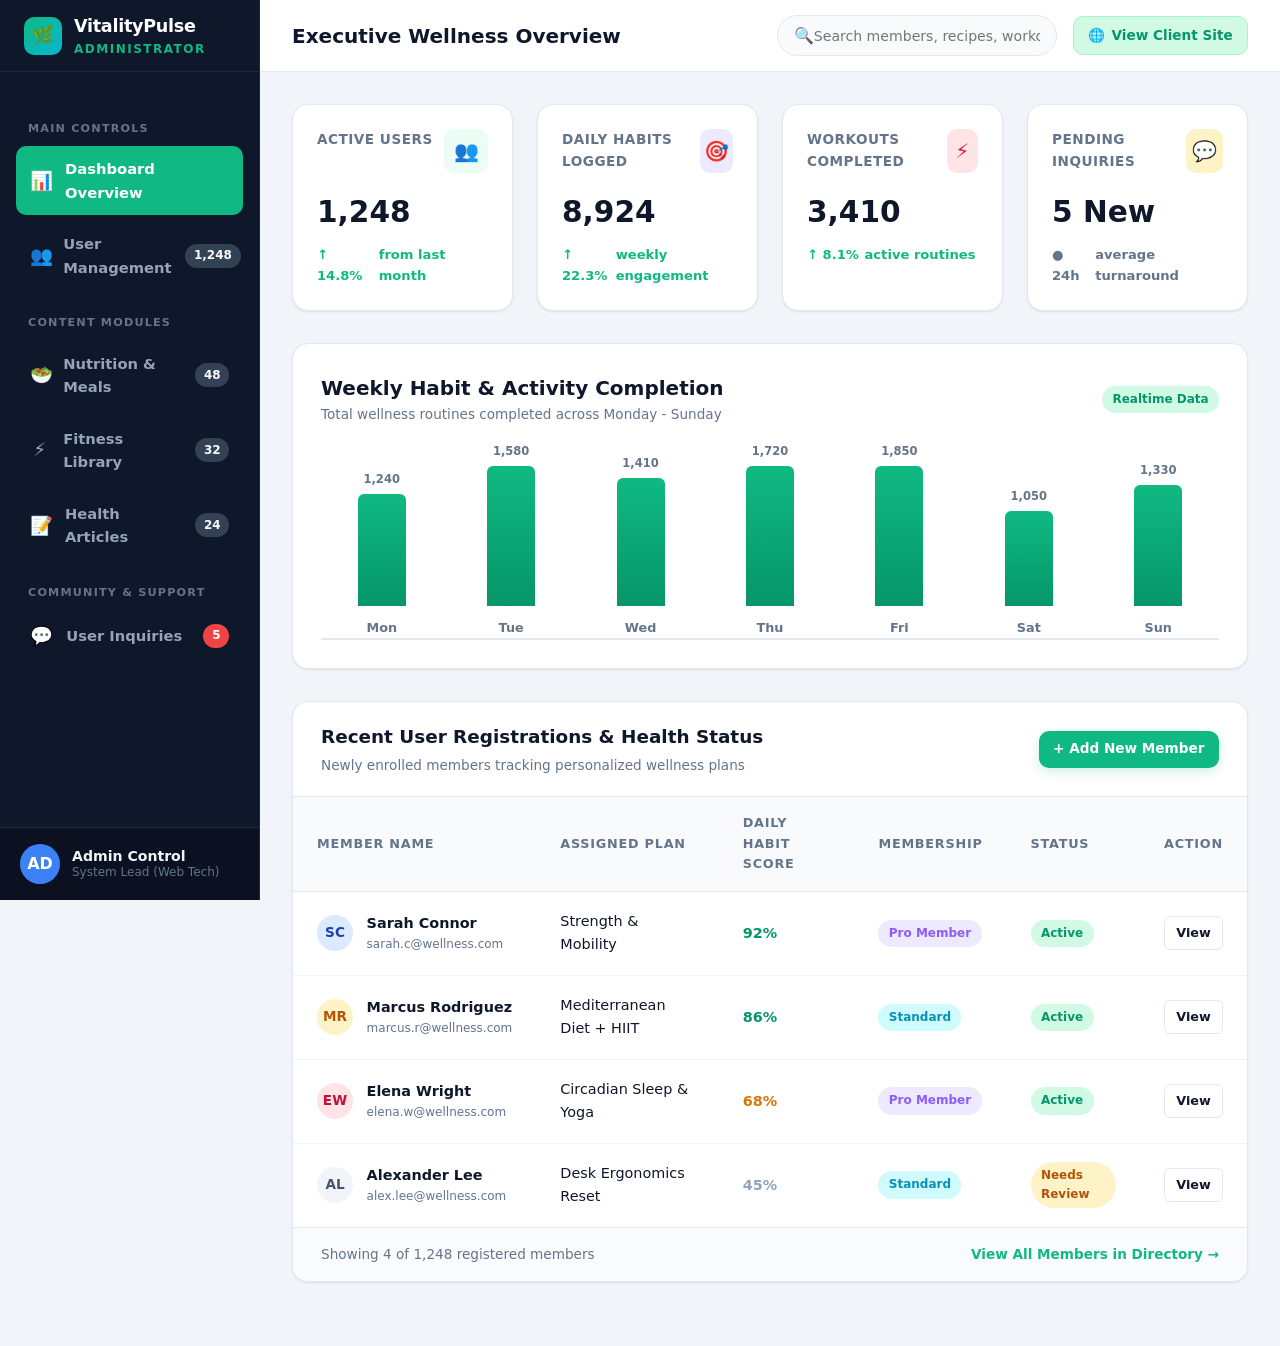
<file: admin/index.html>
<!DOCTYPE html>
<html lang="en">
<head>
  <meta charset="UTF-8">
  <meta name="viewport" content="width=device-width, initial-scale=1.0">
  <title>Admin Dashboard | VitalityPulse Management</title>
  <link rel="stylesheet" href="../css/style.css">
  <link rel="stylesheet" href="../css/admin.css">
</head>
<body class="admin-body">

  <!-- Sidebar Navigation -->
  <aside class="admin-sidebar">
    <div class="admin-sidebar-header">
      <div class="admin-logo-badge">🌿</div>
      <div class="admin-brand-title">
        VitalityPulse
        <span>Administrator</span>
      </div>
    </div>

    <div class="admin-nav-group">
      <div class="nav-category">Main Controls</div>
      <nav class="admin-nav-links">
        <a href="index.html" class="admin-nav-item active">
          <span class="icon">📊</span> Dashboard Overview
        </a>
        <a href="users.html" class="admin-nav-item">
          <span class="icon">👥</span> User Management
          <span class="admin-badge-count">1,248</span>
        </a>
      </nav>

      <div class="nav-category">Content Modules</div>
      <nav class="admin-nav-links">
        <a href="nutrition-manage.html" class="admin-nav-item">
          <span class="icon">🥗</span> Nutrition & Meals
          <span class="admin-badge-count">48</span>
        </a>
        <a href="fitness-manage.html" class="admin-nav-item">
          <span class="icon">⚡</span> Fitness Library
          <span class="admin-badge-count">32</span>
        </a>
        <a href="tips-manage.html" class="admin-nav-item">
          <span class="icon">📝</span> Health Articles
          <span class="admin-badge-count">24</span>
        </a>
      </nav>

      <div class="nav-category">Community & Support</div>
      <nav class="admin-nav-links">
        <a href="feedback.html" class="admin-nav-item">
          <span class="icon">💬</span> User Inquiries
          <span class="admin-badge-count" style="background-color: #ef4444; color: #fff;">5</span>
        </a>
      </nav>
    </div>

    <!-- Admin Profile Footer -->
    <div class="admin-sidebar-footer">
      <div class="admin-avatar">AD</div>
      <div class="admin-info">
        <div class="admin-name">Admin Control</div>
        <div class="admin-role">System Lead (Web Tech)</div>
      </div>
    </div>
  </aside>

  <!-- Main Dashboard Wrapper -->
  <div class="admin-main">
    <!-- Topbar -->
    <header class="admin-topbar">
      <div class="topbar-left">
        <h1 class="admin-page-title">Executive Wellness Overview</h1>
      </div>

      <div class="topbar-right">
        <div class="admin-search-box">
          <span>🔍</span>
          <input type="text" placeholder="Search members, recipes, workouts...">
        </div>
        <a href="../index.html" class="view-client-btn" title="Return to public website">
          <span>🌐</span> View Client Site
        </a>
      </div>
    </header>

    <!-- Admin Content Container -->
    <main class="admin-container">
      <!-- 4 KPI Metrics -->
      <section class="kpi-grid">
        <div class="kpi-card">
          <div class="kpi-header">
            <span class="kpi-label">Active Users</span>
            <div class="kpi-icon" style="background:#ecfdf5; color:#059669;">👥</div>
          </div>
          <div class="kpi-value">1,248</div>
          <div class="kpi-trend trend-up">
            <span>↑ 14.8%</span> from last month
          </div>
        </div>

        <div class="kpi-card">
          <div class="kpi-header">
            <span class="kpi-label">Daily Habits Logged</span>
            <div class="kpi-icon" style="background:#ede9fe; color:#7c3aed;">🎯</div>
          </div>
          <div class="kpi-value">8,924</div>
          <div class="kpi-trend trend-up">
            <span>↑ 22.3%</span> weekly engagement
          </div>
        </div>

        <div class="kpi-card">
          <div class="kpi-header">
            <span class="kpi-label">Workouts Completed</span>
            <div class="kpi-icon" style="background:#ffe4e6; color:#e11d48;">⚡</div>
          </div>
          <div class="kpi-value">3,410</div>
          <div class="kpi-trend trend-up">
            <span>↑ 8.1%</span> active routines
          </div>
        </div>

        <div class="kpi-card">
          <div class="kpi-header">
            <span class="kpi-label">Pending Inquiries</span>
            <div class="kpi-icon" style="background:#fef3c7; color:#d97706;">💬</div>
          </div>
          <div class="kpi-value">5 New</div>
          <div class="kpi-trend" style="color: #64748b;">
            <span>● 24h</span> average turnaround
          </div>
        </div>
      </section>

      <!-- 7-Day User Engagement Pure CSS Bar Chart -->
      <section class="chart-card">
        <div class="chart-header">
          <div>
            <h2 style="font-size: 1.25rem; font-weight: 800; color: var(--text-dark);">Weekly Habit & Activity Completion</h2>
            <p style="font-size: 0.85rem; color: var(--text-muted);">Total wellness routines completed across Monday - Sunday</p>
          </div>
          <span class="badge badge-green">Realtime Data</span>
        </div>

        <!-- Pure CSS Bar Chart with Flexbox -->
        <div class="css-bar-chart">
          <div class="bar-col">
            <div class="bar-fill" style="height: 65%;" data-value="1,240"></div>
            <span class="bar-day">Mon</span>
          </div>
          <div class="bar-col">
            <div class="bar-fill" style="height: 82%;" data-value="1,580"></div>
            <span class="bar-day">Tue</span>
          </div>
          <div class="bar-col">
            <div class="bar-fill" style="height: 74%;" data-value="1,410"></div>
            <span class="bar-day">Wed</span>
          </div>
          <div class="bar-col">
            <div class="bar-fill" style="height: 90%;" data-value="1,720"></div>
            <span class="bar-day">Thu</span>
          </div>
          <div class="bar-col">
            <div class="bar-fill" style="height: 96%;" data-value="1,850"></div>
            <span class="bar-day">Fri</span>
          </div>
          <div class="bar-col">
            <div class="bar-fill" style="height: 55%;" data-value="1,050"></div>
            <span class="bar-day">Sat</span>
          </div>
          <div class="bar-col">
            <div class="bar-fill" style="height: 70%;" data-value="1,330"></div>
            <span class="bar-day">Sun</span>
          </div>
        </div>
      </section>

      <!-- Recent User Registrations & Quick Actions -->
      <section class="table-card">
        <div class="table-header-bar">
          <div>
            <h3 class="table-title">Recent User Registrations & Health Status</h3>
            <p style="font-size: 0.85rem; color: var(--text-muted); margin-top: 0.2rem;">Newly enrolled members tracking personalized wellness plans</p>
          </div>
          <div class="table-actions">
            <a href="users.html#add-user-modal" class="btn btn-primary btn-sm">+ Add New Member</a>
          </div>
        </div>

        <div class="responsive-table-wrapper">
          <table class="data-table">
            <thead>
              <tr>
                <th>Member Name</th>
                <th>Assigned Plan</th>
                <th>Daily Habit Score</th>
                <th>Membership</th>
                <th>Status</th>
                <th>Action</th>
              </tr>
            </thead>
            <tbody>
              <tr>
                <td>
                  <div class="user-cell">
                    <div class="user-avatar-small" style="background:#dbeafe; color:#1e40af;">SC</div>
                    <div>
                      <strong>Sarah Connor</strong>
                      <div style="font-size: 0.75rem; color: var(--text-muted);">sarah.c@wellness.com</div>
                    </div>
                  </div>
                </td>
                <td>Strength & Mobility</td>
                <td>
                  <div style="font-weight: 700; color: #059669;">92%</div>
                </td>
                <td><span class="badge badge-purple">Pro Member</span></td>
                <td><span class="badge badge-green">Active</span></td>
                <td>
                  <div class="action-btn-group">
                    <a href="users.html" class="table-btn">View</a>
                  </div>
                </td>
              </tr>

              <tr>
                <td>
                  <div class="user-cell">
                    <div class="user-avatar-small" style="background:#fef3c7; color:#b45309;">MR</div>
                    <div>
                      <strong>Marcus Rodriguez</strong>
                      <div style="font-size: 0.75rem; color: var(--text-muted);">marcus.r@wellness.com</div>
                    </div>
                  </div>
                </td>
                <td>Mediterranean Diet + HIIT</td>
                <td>
                  <div style="font-weight: 700; color: #059669;">86%</div>
                </td>
                <td><span class="badge badge-blue">Standard</span></td>
                <td><span class="badge badge-green">Active</span></td>
                <td>
                  <div class="action-btn-group">
                    <a href="users.html" class="table-btn">View</a>
                  </div>
                </td>
              </tr>

              <tr>
                <td>
                  <div class="user-cell">
                    <div class="user-avatar-small" style="background:#ffe4e6; color:#be123c;">EW</div>
                    <div>
                      <strong>Elena Wright</strong>
                      <div style="font-size: 0.75rem; color: var(--text-muted);">elena.w@wellness.com</div>
                    </div>
                  </div>
                </td>
                <td>Circadian Sleep & Yoga</td>
                <td>
                  <div style="font-weight: 700; color: #d97706;">68%</div>
                </td>
                <td><span class="badge badge-purple">Pro Member</span></td>
                <td><span class="badge badge-green">Active</span></td>
                <td>
                  <div class="action-btn-group">
                    <a href="users.html" class="table-btn">View</a>
                  </div>
                </td>
              </tr>

              <tr>
                <td>
                  <div class="user-cell">
                    <div class="user-avatar-small" style="background:#f1f5f9; color:#475569;">AL</div>
                    <div>
                      <strong>Alexander Lee</strong>
                      <div style="font-size: 0.75rem; color: var(--text-muted);">alex.lee@wellness.com</div>
                    </div>
                  </div>
                </td>
                <td>Desk Ergonomics Reset</td>
                <td>
                  <div style="font-weight: 700; color: #94a3b8;">45%</div>
                </td>
                <td><span class="badge badge-blue">Standard</span></td>
                <td><span class="badge badge-amber">Needs Review</span></td>
                <td>
                  <div class="action-btn-group">
                    <a href="users.html" class="table-btn">View</a>
                  </div>
                </td>
              </tr>
            </tbody>
          </table>
        </div>

        <div class="pagination-bar">
          <span>Showing 4 of 1,248 registered members</span>
          <a href="users.html" style="color: var(--primary); font-weight: 700;">View All Members in Directory →</a>
        </div>
      </section>
    </main>
  </div>

</body>
</html>
</file>
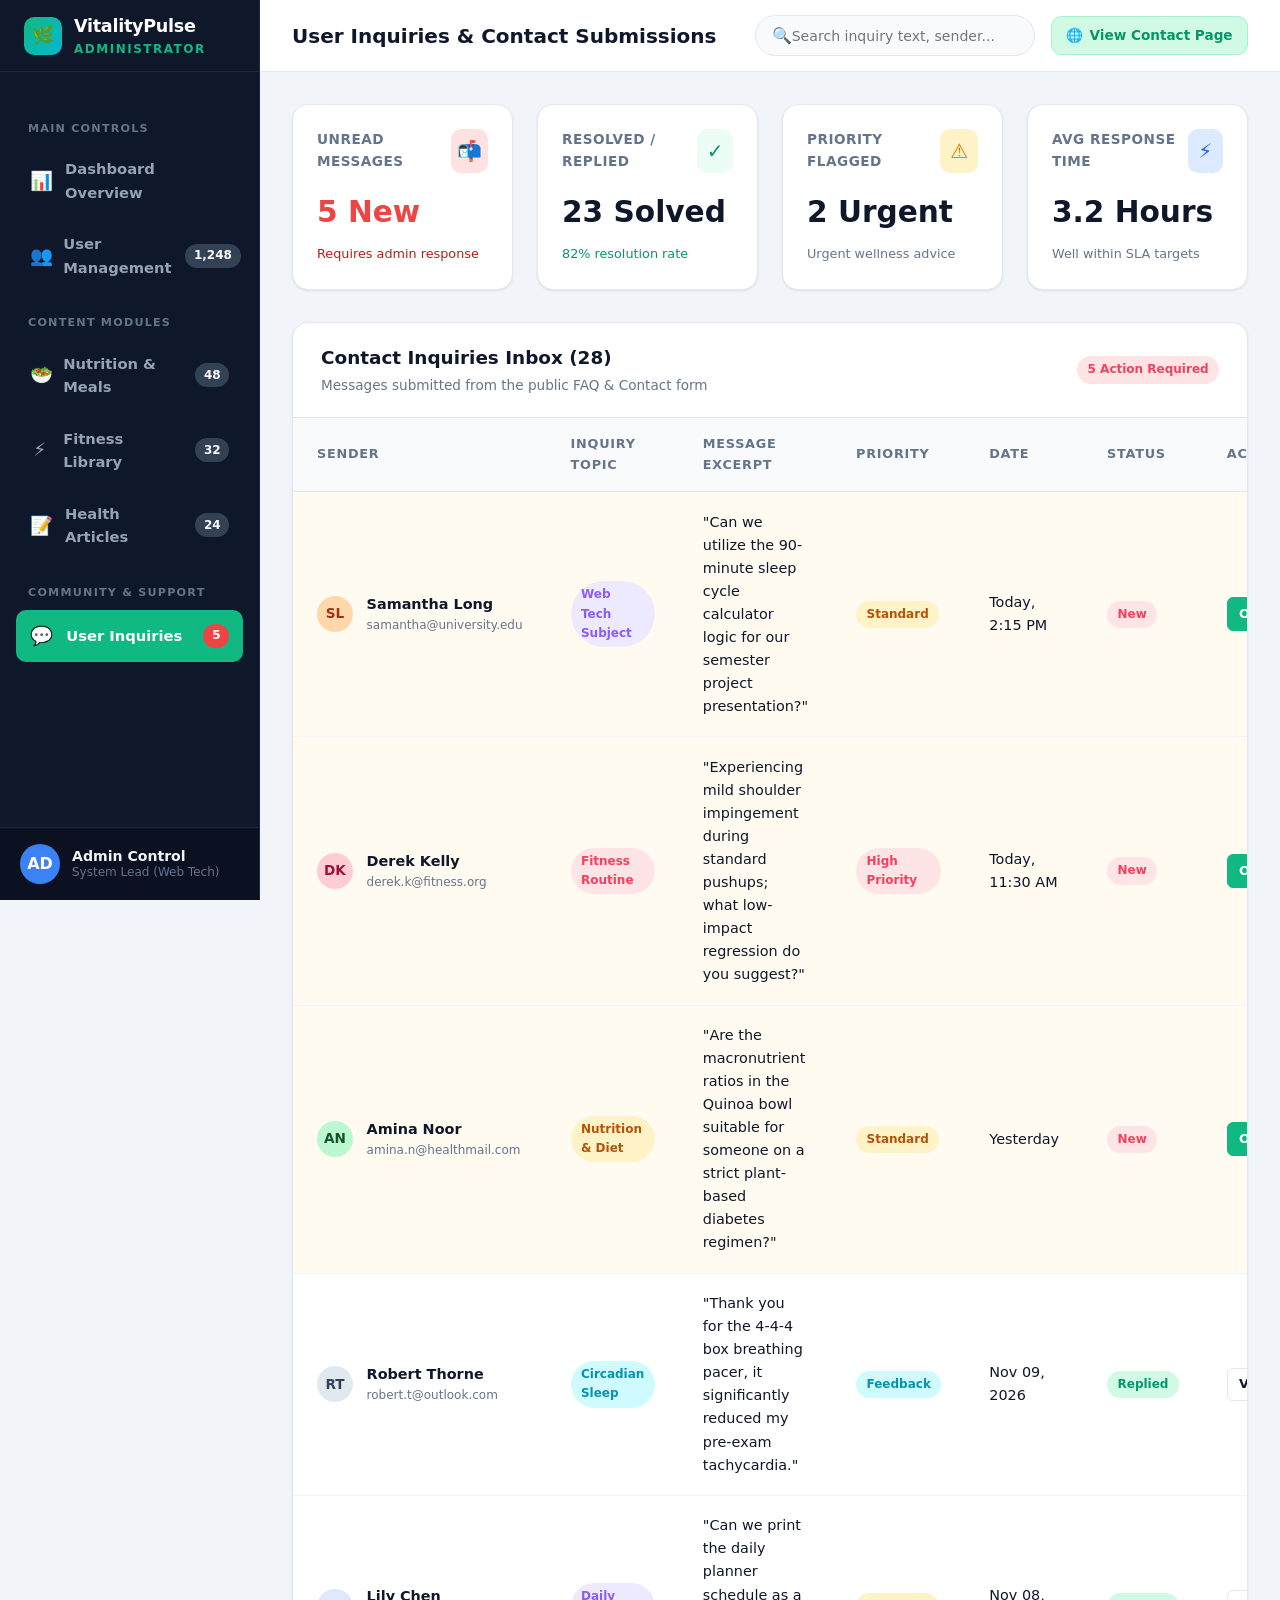
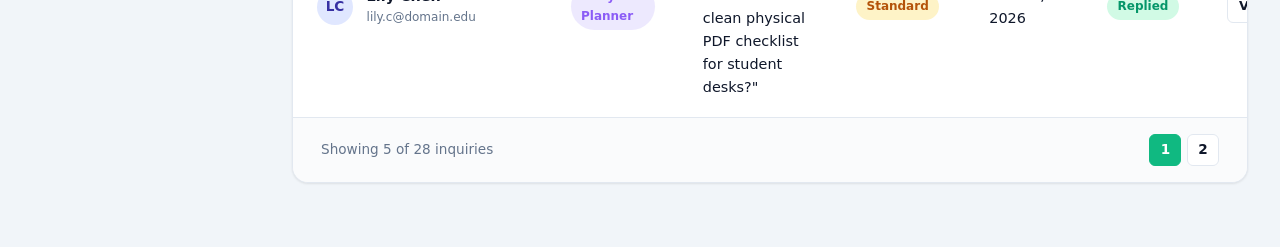
<file: admin/feedback.html>
<!DOCTYPE html>
<html lang="en">
<head>
  <meta charset="UTF-8">
  <meta name="viewport" content="width=device-width, initial-scale=1.0">
  <title>User Inquiries & Messages | VitalityPulse Admin</title>
  <link rel="stylesheet" href="../css/style.css">
  <link rel="stylesheet" href="../css/admin.css">
</head>
<body class="admin-body">

  <!-- Sidebar Navigation -->
  <aside class="admin-sidebar">
    <div class="admin-sidebar-header">
      <div class="admin-logo-badge">🌿</div>
      <div class="admin-brand-title">
        VitalityPulse
        <span>Administrator</span>
      </div>
    </div>

    <div class="admin-nav-group">
      <div class="nav-category">Main Controls</div>
      <nav class="admin-nav-links">
        <a href="index.html" class="admin-nav-item">
          <span class="icon">📊</span> Dashboard Overview
        </a>
        <a href="users.html" class="admin-nav-item">
          <span class="icon">👥</span> User Management
          <span class="admin-badge-count">1,248</span>
        </a>
      </nav>

      <div class="nav-category">Content Modules</div>
      <nav class="admin-nav-links">
        <a href="nutrition-manage.html" class="admin-nav-item">
          <span class="icon">🥗</span> Nutrition & Meals
          <span class="admin-badge-count">48</span>
        </a>
        <a href="fitness-manage.html" class="admin-nav-item">
          <span class="icon">⚡</span> Fitness Library
          <span class="admin-badge-count">32</span>
        </a>
        <a href="tips-manage.html" class="admin-nav-item">
          <span class="icon">📝</span> Health Articles
          <span class="admin-badge-count">24</span>
        </a>
      </nav>

      <div class="nav-category">Community & Support</div>
      <nav class="admin-nav-links">
        <a href="feedback.html" class="admin-nav-item active">
          <span class="icon">💬</span> User Inquiries
          <span class="admin-badge-count" style="background-color: #ef4444; color: #fff;">5</span>
        </a>
      </nav>
    </div>

    <div class="admin-sidebar-footer">
      <div class="admin-avatar">AD</div>
      <div class="admin-info">
        <div class="admin-name">Admin Control</div>
        <div class="admin-role">System Lead (Web Tech)</div>
      </div>
    </div>
  </aside>

  <!-- Main Content Area -->
  <div class="admin-main">
    <header class="admin-topbar">
      <div class="topbar-left">
        <h1 class="admin-page-title">User Inquiries & Contact Submissions</h1>
      </div>

      <div class="topbar-right">
        <div class="admin-search-box">
          <span>🔍</span>
          <input type="text" placeholder="Search inquiry text, sender...">
        </div>
        <a href="../contact.html" class="view-client-btn">
          <span>🌐</span> View Contact Page
        </a>
      </div>
    </header>

    <main class="admin-container">
      <!-- Inquiries Metric KPI Row -->
      <section class="kpi-grid">
        <div class="kpi-card">
          <div class="kpi-header">
            <span class="kpi-label">Unread Messages</span>
            <div class="kpi-icon" style="background:#fee2e2; color:#ef4444;">📬</div>
          </div>
          <div class="kpi-value" style="color: #ef4444;">5 New</div>
          <div style="font-size: 0.8rem; color: #b91c1c;">Requires admin response</div>
        </div>

        <div class="kpi-card">
          <div class="kpi-header">
            <span class="kpi-label">Resolved / Replied</span>
            <div class="kpi-icon" style="background:#ecfdf5; color:#059669;">✓</div>
          </div>
          <div class="kpi-value">23 Solved</div>
          <div style="font-size: 0.8rem; color: #059669;">82% resolution rate</div>
        </div>

        <div class="kpi-card">
          <div class="kpi-header">
            <span class="kpi-label">Priority Flagged</span>
            <div class="kpi-icon" style="background:#fef3c7; color:#d97706;">⚠️</div>
          </div>
          <div class="kpi-value">2 Urgent</div>
          <div style="font-size: 0.8rem; color: var(--text-muted);">Urgent wellness advice</div>
        </div>

        <div class="kpi-card">
          <div class="kpi-header">
            <span class="kpi-label">Avg Response Time</span>
            <div class="kpi-icon" style="background:#dbeafe; color:#2563eb;">⚡</div>
          </div>
          <div class="kpi-value">3.2 Hours</div>
          <div style="font-size: 0.8rem; color: var(--text-muted);">Well within SLA targets</div>
        </div>
      </section>

      <!-- Inquiries Table -->
      <section class="table-card">
        <div class="table-header-bar">
          <div>
            <h3 class="table-title">Contact Inquiries Inbox (28)</h3>
            <p style="font-size: 0.85rem; color: var(--text-muted); margin-top: 0.2rem;">Messages submitted from the public FAQ & Contact form</p>
          </div>
          <div class="table-actions">
            <span class="badge badge-rose">5 Action Required</span>
          </div>
        </div>

        <div class="responsive-table-wrapper">
          <table class="data-table">
            <thead>
              <tr>
                <th>Sender</th>
                <th>Inquiry Topic</th>
                <th>Message Excerpt</th>
                <th>Priority</th>
                <th>Date</th>
                <th>Status</th>
                <th>Actions</th>
              </tr>
            </thead>
            <tbody>
              <tr style="background-color: #fffbf0;">
                <td>
                  <div class="user-cell">
                    <div class="user-avatar-small" style="background:#fed7aa; color:#9a3412;">SL</div>
                    <div>
                      <strong>Samantha Long</strong>
                      <div style="font-size: 0.75rem; color: var(--text-muted);">samantha@university.edu</div>
                    </div>
                  </div>
                </td>
                <td><span class="badge badge-purple">Web Tech Subject</span></td>
                <td>"Can we utilize the 90-minute sleep cycle calculator logic for our semester project presentation?"</td>
                <td><span class="badge badge-amber">Standard</span></td>
                <td>Today, 2:15 PM</td>
                <td><span class="badge badge-rose">New</span></td>
                <td>
                  <div class="action-btn-group">
                    <a href="#view-message-modal" class="table-btn" style="background:#10b981; color:#fff; border-color:#10b981;">Open</a>
                  </div>
                </td>
              </tr>

              <tr style="background-color: #fffbf0;">
                <td>
                  <div class="user-cell">
                    <div class="user-avatar-small" style="background:#fecdd3; color:#9f1239;">DK</div>
                    <div>
                      <strong>Derek Kelly</strong>
                      <div style="font-size: 0.75rem; color: var(--text-muted);">derek.k@fitness.org</div>
                    </div>
                  </div>
                </td>
                <td><span class="badge badge-rose">Fitness Routine</span></td>
                <td>"Experiencing mild shoulder impingement during standard pushups; what low-impact regression do you suggest?"</td>
                <td><span class="badge badge-rose">High Priority</span></td>
                <td>Today, 11:30 AM</td>
                <td><span class="badge badge-rose">New</span></td>
                <td>
                  <div class="action-btn-group">
                    <a href="#view-message-modal" class="table-btn" style="background:#10b981; color:#fff; border-color:#10b981;">Open</a>
                  </div>
                </td>
              </tr>

              <tr style="background-color: #fffbf0;">
                <td>
                  <div class="user-cell">
                    <div class="user-avatar-small" style="background:#bbf7d0; color:#14532d;">AN</div>
                    <div>
                      <strong>Amina Noor</strong>
                      <div style="font-size: 0.75rem; color: var(--text-muted);">amina.n@healthmail.com</div>
                    </div>
                  </div>
                </td>
                <td><span class="badge badge-amber">Nutrition & Diet</span></td>
                <td>"Are the macronutrient ratios in the Quinoa bowl suitable for someone on a strict plant-based diabetes regimen?"</td>
                <td><span class="badge badge-amber">Standard</span></td>
                <td>Yesterday</td>
                <td><span class="badge badge-rose">New</span></td>
                <td>
                  <div class="action-btn-group">
                    <a href="#view-message-modal" class="table-btn" style="background:#10b981; color:#fff; border-color:#10b981;">Open</a>
                  </div>
                </td>
              </tr>

              <tr>
                <td>
                  <div class="user-cell">
                    <div class="user-avatar-small" style="background:#e2e8f0; color:#334155;">RT</div>
                    <div>
                      <strong>Robert Thorne</strong>
                      <div style="font-size: 0.75rem; color: var(--text-muted);">robert.t@outlook.com</div>
                    </div>
                  </div>
                </td>
                <td><span class="badge badge-blue">Circadian Sleep</span></td>
                <td>"Thank you for the 4-4-4 box breathing pacer, it significantly reduced my pre-exam tachycardia."</td>
                <td><span class="badge badge-blue">Feedback</span></td>
                <td>Nov 09, 2026</td>
                <td><span class="badge badge-green">Replied</span></td>
                <td>
                  <div class="action-btn-group">
                    <a href="#view-message-modal" class="table-btn">View</a>
                  </div>
                </td>
              </tr>

              <tr>
                <td>
                  <div class="user-cell">
                    <div class="user-avatar-small" style="background:#e0e7ff; color:#3730a3;">LC</div>
                    <div>
                      <strong>Lily Chen</strong>
                      <div style="font-size: 0.75rem; color: var(--text-muted);">lily.c@domain.edu</div>
                    </div>
                  </div>
                </td>
                <td><span class="badge badge-purple">Daily Planner</span></td>
                <td>"Can we print the daily planner schedule as a clean physical PDF checklist for student desks?"</td>
                <td><span class="badge badge-amber">Standard</span></td>
                <td>Nov 08, 2026</td>
                <td><span class="badge badge-green">Replied</span></td>
                <td>
                  <div class="action-btn-group">
                    <a href="#view-message-modal" class="table-btn">View</a>
                  </div>
                </td>
              </tr>
            </tbody>
          </table>
        </div>

        <div class="pagination-bar">
          <span>Showing 5 of 28 inquiries</span>
          <div class="pagination-controls">
            <span class="page-num active">1</span>
            <span class="page-num">2</span>
          </div>
        </div>
      </section>
    </main>
  </div>

  <!-- Pure CSS Modal Dialog for Viewing an Inquiry (Targeted via #view-message-modal) -->
  <div id="view-message-modal" class="modal-overlay">
    <div class="modal-content">
      <div class="modal-header">
        <h3 class="modal-title">Inquiry Details & Quick Reply</h3>
        <a href="#" class="modal-close-btn" title="Close modal">&times;</a>
      </div>

      <form action="feedback.html" method="get">
        <div class="modal-body">
          <div style="background: #f8fafc; padding: 1rem; border-radius: var(--radius-md); border: 1px solid var(--border-color); margin-bottom: 1.25rem;">
            <div style="display: flex; justify-content: space-between; margin-bottom: 0.5rem;">
              <strong>Samantha Long (samantha@university.edu)</strong>
              <span class="badge badge-amber">Nov 11, 2026</span>
            </div>
            <div style="font-size: 0.85rem; color: var(--text-muted); margin-bottom: 0.5rem;">
              <strong>Topic:</strong> Web Technology Subject Inquiry
            </div>
            <p style="font-size: 0.92rem; color: var(--text-dark); line-height: 1.5;">
              "Can we utilize the 90-minute sleep cycle calculator logic for our semester project presentation? The pure CSS architecture and responsive design is exactly what our curriculum requires!"
            </p>
          </div>

          <div class="form-group">
            <label class="form-label">Draft Administrator Response</label>
            <textarea class="form-control" rows="4" placeholder="Type official wellness response here...">Hello Samantha,

Yes, absolutely! The Personal Wellness Dashboard was designed specifically to illustrate responsive web design, semantic HTML5, and modern CSS3 for Web Technology. Feel free to reference the architectural structure.</textarea>
          </div>

          <div class="form-group">
            <label class="form-label">Update Ticket Status</label>
            <select class="form-control">
              <option selected>Mark as Replied & Close</option>
              <option>Keep Pending</option>
              <option>Archive to History</option>
            </select>
          </div>
        </div>

        <div class="modal-footer">
          <a href="#" class="btn btn-outline btn-sm">Close</a>
          <button type="submit" class="btn btn-primary btn-sm">Send Official Reply</button>
        </div>
      </form>
    </div>
  </div>

</body>
</html>
</file>
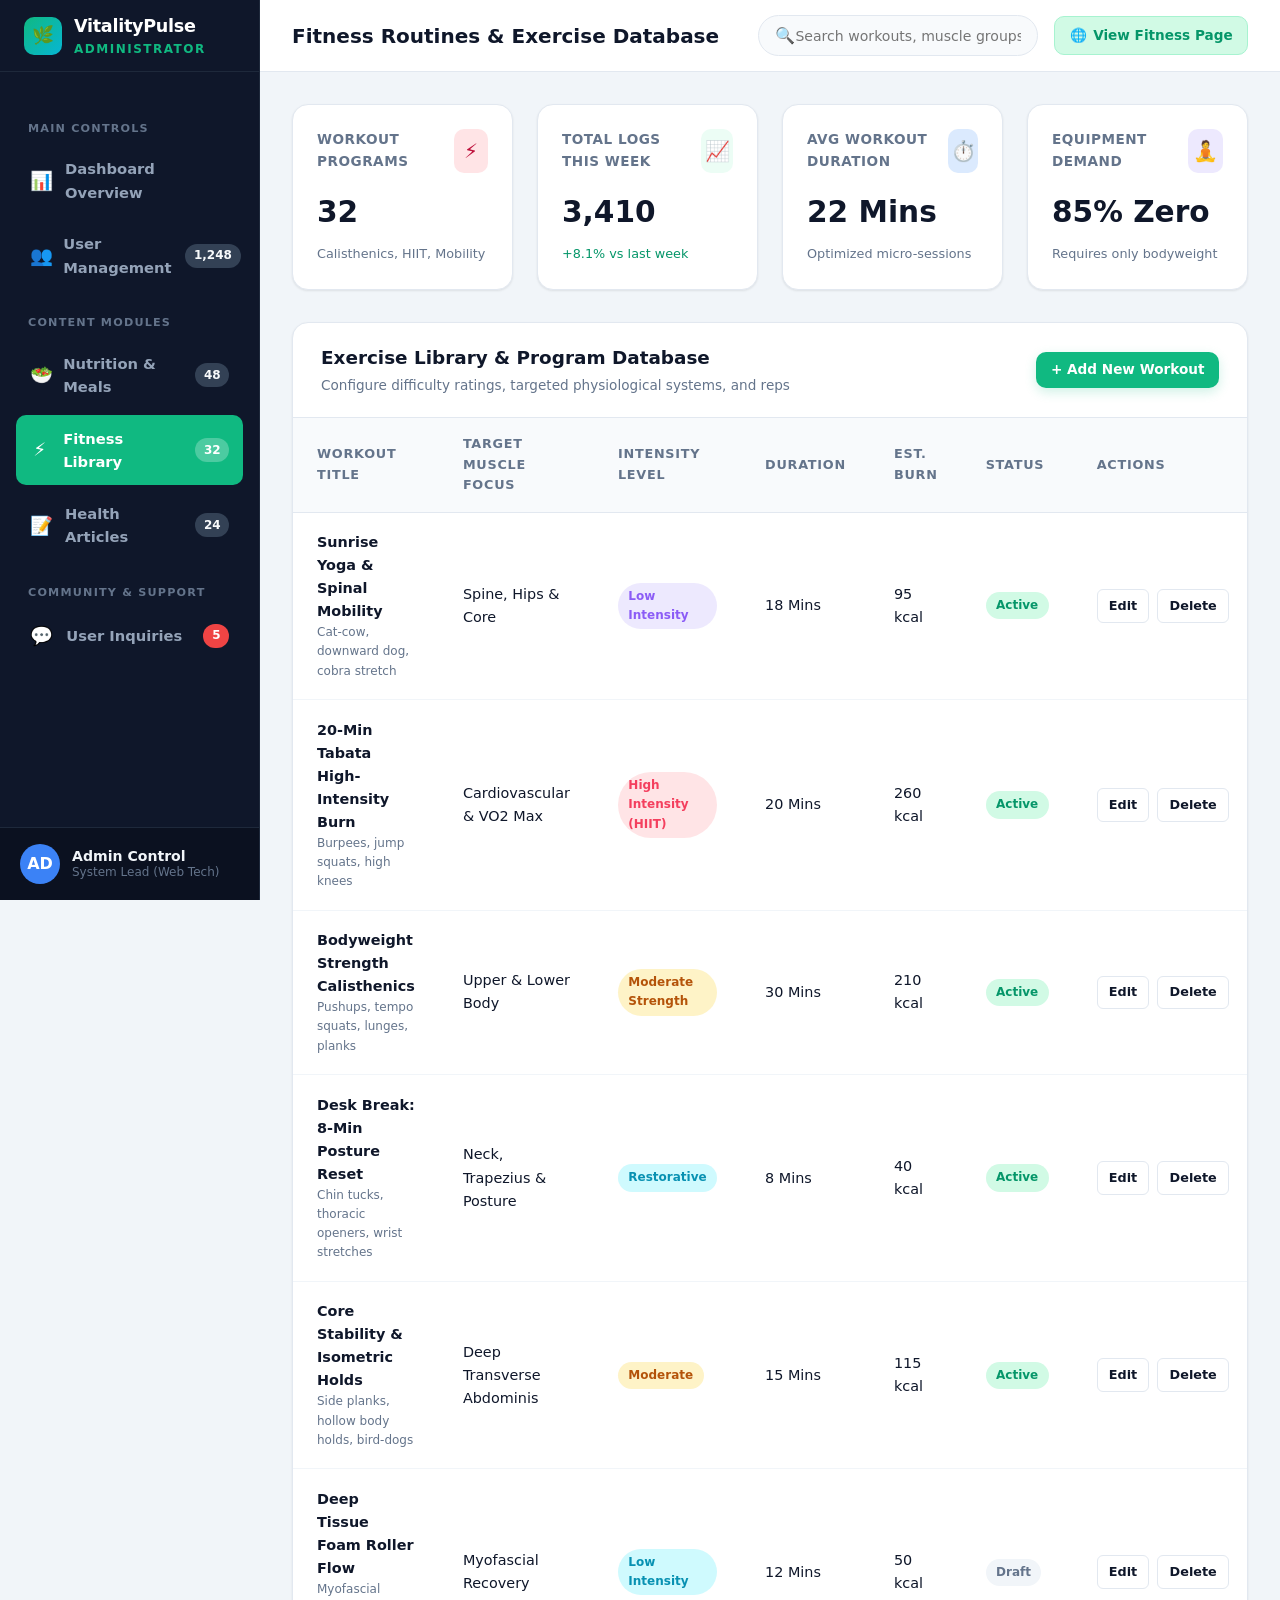
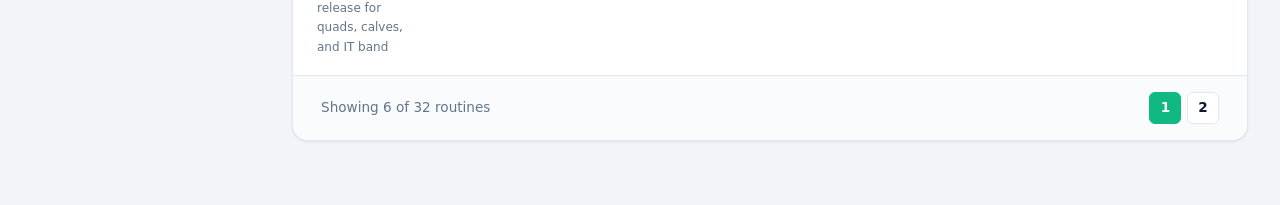
<file: admin/fitness-manage.html>
<!DOCTYPE html>
<html lang="en">
<head>
  <meta charset="UTF-8">
  <meta name="viewport" content="width=device-width, initial-scale=1.0">
  <title>Manage Workout Library | VitalityPulse Admin</title>
  <link rel="stylesheet" href="../css/style.css">
  <link rel="stylesheet" href="../css/admin.css">
</head>
<body class="admin-body">

  <!-- Sidebar Navigation -->
  <aside class="admin-sidebar">
    <div class="admin-sidebar-header">
      <div class="admin-logo-badge">🌿</div>
      <div class="admin-brand-title">
        VitalityPulse
        <span>Administrator</span>
      </div>
    </div>

    <div class="admin-nav-group">
      <div class="nav-category">Main Controls</div>
      <nav class="admin-nav-links">
        <a href="index.html" class="admin-nav-item">
          <span class="icon">📊</span> Dashboard Overview
        </a>
        <a href="users.html" class="admin-nav-item">
          <span class="icon">👥</span> User Management
          <span class="admin-badge-count">1,248</span>
        </a>
      </nav>

      <div class="nav-category">Content Modules</div>
      <nav class="admin-nav-links">
        <a href="nutrition-manage.html" class="admin-nav-item">
          <span class="icon">🥗</span> Nutrition & Meals
          <span class="admin-badge-count">48</span>
        </a>
        <a href="fitness-manage.html" class="admin-nav-item active">
          <span class="icon">⚡</span> Fitness Library
          <span class="admin-badge-count">32</span>
        </a>
        <a href="tips-manage.html" class="admin-nav-item">
          <span class="icon">📝</span> Health Articles
          <span class="admin-badge-count">24</span>
        </a>
      </nav>

      <div class="nav-category">Community & Support</div>
      <nav class="admin-nav-links">
        <a href="feedback.html" class="admin-nav-item">
          <span class="icon">💬</span> User Inquiries
          <span class="admin-badge-count" style="background-color: #ef4444; color: #fff;">5</span>
        </a>
      </nav>
    </div>

    <div class="admin-sidebar-footer">
      <div class="admin-avatar">AD</div>
      <div class="admin-info">
        <div class="admin-name">Admin Control</div>
        <div class="admin-role">System Lead (Web Tech)</div>
      </div>
    </div>
  </aside>

  <!-- Main Content Area -->
  <div class="admin-main">
    <header class="admin-topbar">
      <div class="topbar-left">
        <h1 class="admin-page-title">Fitness Routines & Exercise Database</h1>
      </div>

      <div class="topbar-right">
        <div class="admin-search-box">
          <span>🔍</span>
          <input type="text" placeholder="Search workouts, muscle groups...">
        </div>
        <a href="../fitness.html" class="view-client-btn">
          <span>🌐</span> View Fitness Page
        </a>
      </div>
    </header>

    <main class="admin-container">
      <!-- KPI Row -->
      <section class="kpi-grid">
        <div class="kpi-card">
          <div class="kpi-header">
            <span class="kpi-label">Workout Programs</span>
            <div class="kpi-icon" style="background:#ffe4e6; color:#be123c;">⚡</div>
          </div>
          <div class="kpi-value">32</div>
          <div style="font-size: 0.8rem; color: var(--text-muted);">Calisthenics, HIIT, Mobility</div>
        </div>

        <div class="kpi-card">
          <div class="kpi-header">
            <span class="kpi-label">Total Logs This Week</span>
            <div class="kpi-icon" style="background:#ecfdf5; color:#059669;">📈</div>
          </div>
          <div class="kpi-value">3,410</div>
          <div style="font-size: 0.8rem; color: #059669;">+8.1% vs last week</div>
        </div>

        <div class="kpi-card">
          <div class="kpi-header">
            <span class="kpi-label">Avg Workout Duration</span>
            <div class="kpi-icon" style="background:#dbeafe; color:#2563eb;">⏱️</div>
          </div>
          <div class="kpi-value">22 Mins</div>
          <div style="font-size: 0.8rem; color: var(--text-muted);">Optimized micro-sessions</div>
        </div>

        <div class="kpi-card">
          <div class="kpi-header">
            <span class="kpi-label">Equipment Demand</span>
            <div class="kpi-icon" style="background:#ede9fe; color:#7c3aed;">🧘</div>
          </div>
          <div class="kpi-value">85% Zero</div>
          <div style="font-size: 0.8rem; color: var(--text-muted);">Requires only bodyweight</div>
        </div>
      </section>

      <!-- Fitness Catalog Table -->
      <section class="table-card">
        <div class="table-header-bar">
          <div>
            <h3 class="table-title">Exercise Library & Program Database</h3>
            <p style="font-size: 0.85rem; color: var(--text-muted); margin-top: 0.2rem;">Configure difficulty ratings, targeted physiological systems, and reps</p>
          </div>
          <div class="table-actions">
            <a href="#add-workout-modal" class="btn btn-primary btn-sm">+ Add New Workout</a>
          </div>
        </div>

        <div class="responsive-table-wrapper">
          <table class="data-table">
            <thead>
              <tr>
                <th>Workout Title</th>
                <th>Target Muscle Focus</th>
                <th>Intensity Level</th>
                <th>Duration</th>
                <th>Est. Burn</th>
                <th>Status</th>
                <th>Actions</th>
              </tr>
            </thead>
            <tbody>
              <tr>
                <td>
                  <strong>Sunrise Yoga & Spinal Mobility</strong>
                  <div style="font-size: 0.75rem; color: var(--text-muted);">Cat-cow, downward dog, cobra stretch</div>
                </td>
                <td>Spine, Hips & Core</td>
                <td><span class="badge badge-purple">Low Intensity</span></td>
                <td>18 Mins</td>
                <td>95 kcal</td>
                <td><span class="badge badge-green">Active</span></td>
                <td>
                  <div class="action-btn-group">
                    <a href="#edit-modal" class="table-btn">Edit</a>
                    <a href="#delete-modal" class="table-btn table-btn-danger">Delete</a>
                  </div>
                </td>
              </tr>

              <tr>
                <td>
                  <strong>20-Min Tabata High-Intensity Burn</strong>
                  <div style="font-size: 0.75rem; color: var(--text-muted);">Burpees, jump squats, high knees</div>
                </td>
                <td>Cardiovascular & VO2 Max</td>
                <td><span class="badge badge-rose">High Intensity (HIIT)</span></td>
                <td>20 Mins</td>
                <td>260 kcal</td>
                <td><span class="badge badge-green">Active</span></td>
                <td>
                  <div class="action-btn-group">
                    <a href="#edit-modal" class="table-btn">Edit</a>
                    <a href="#delete-modal" class="table-btn table-btn-danger">Delete</a>
                  </div>
                </td>
              </tr>

              <tr>
                <td>
                  <strong>Bodyweight Strength Calisthenics</strong>
                  <div style="font-size: 0.75rem; color: var(--text-muted);">Pushups, tempo squats, lunges, planks</div>
                </td>
                <td>Upper & Lower Body</td>
                <td><span class="badge badge-amber">Moderate Strength</span></td>
                <td>30 Mins</td>
                <td>210 kcal</td>
                <td><span class="badge badge-green">Active</span></td>
                <td>
                  <div class="action-btn-group">
                    <a href="#edit-modal" class="table-btn">Edit</a>
                    <a href="#delete-modal" class="table-btn table-btn-danger">Delete</a>
                  </div>
                </td>
              </tr>

              <tr>
                <td>
                  <strong>Desk Break: 8-Min Posture Reset</strong>
                  <div style="font-size: 0.75rem; color: var(--text-muted);">Chin tucks, thoracic openers, wrist stretches</div>
                </td>
                <td>Neck, Trapezius & Posture</td>
                <td><span class="badge badge-blue">Restorative</span></td>
                <td>8 Mins</td>
                <td>40 kcal</td>
                <td><span class="badge badge-green">Active</span></td>
                <td>
                  <div class="action-btn-group">
                    <a href="#edit-modal" class="table-btn">Edit</a>
                    <a href="#delete-modal" class="table-btn table-btn-danger">Delete</a>
                  </div>
                </td>
              </tr>

              <tr>
                <td>
                  <strong>Core Stability & Isometric Holds</strong>
                  <div style="font-size: 0.75rem; color: var(--text-muted);">Side planks, hollow body holds, bird-dogs</div>
                </td>
                <td>Deep Transverse Abdominis</td>
                <td><span class="badge badge-amber">Moderate</span></td>
                <td>15 Mins</td>
                <td>115 kcal</td>
                <td><span class="badge badge-green">Active</span></td>
                <td>
                  <div class="action-btn-group">
                    <a href="#edit-modal" class="table-btn">Edit</a>
                    <a href="#delete-modal" class="table-btn table-btn-danger">Delete</a>
                  </div>
                </td>
              </tr>

              <tr>
                <td>
                  <strong>Deep Tissue Foam Roller Flow</strong>
                  <div style="font-size: 0.75rem; color: var(--text-muted);">Myofascial release for quads, calves, and IT band</div>
                </td>
                <td>Myofascial Recovery</td>
                <td><span class="badge badge-blue">Low Intensity</span></td>
                <td>12 Mins</td>
                <td>50 kcal</td>
                <td><span class="badge" style="background:#f1f5f9; color:#64748b;">Draft</span></td>
                <td>
                  <div class="action-btn-group">
                    <a href="#edit-modal" class="table-btn">Edit</a>
                    <a href="#delete-modal" class="table-btn table-btn-danger">Delete</a>
                  </div>
                </td>
              </tr>
            </tbody>
          </table>
        </div>

        <div class="pagination-bar">
          <span>Showing 6 of 32 routines</span>
          <div class="pagination-controls">
            <span class="page-num active">1</span>
            <span class="page-num">2</span>
          </div>
        </div>
      </section>
    </main>
  </div>

  <!-- Pure CSS Modal Dialog for Adding a Workout (Targeted via #add-workout-modal) -->
  <div id="add-workout-modal" class="modal-overlay">
    <div class="modal-content">
      <div class="modal-header">
        <h3 class="modal-title">+ Add New Workout Program</h3>
        <a href="#" class="modal-close-btn" title="Close modal">&times;</a>
      </div>

      <form action="fitness-manage.html" method="get">
        <div class="modal-body">
          <div class="form-group">
            <label class="form-label">Workout Title *</label>
            <input type="text" class="form-control" placeholder="e.g. 15-Min Express Core Blast" required>
          </div>

          <div class="grid-2" style="gap: 1rem;">
            <div class="form-group">
              <label class="form-label">Intensity Level</label>
              <select class="form-control">
                <option>Low Intensity / Mobility</option>
                <option>Moderate Strength</option>
                <option>High Intensity (HIIT)</option>
                <option>Restorative Posture</option>
              </select>
            </div>

            <div class="form-group">
              <label class="form-label">Duration (Minutes)</label>
              <input type="number" class="form-control" placeholder="e.g. 20" required>
            </div>
          </div>

          <div class="grid-2" style="gap: 1rem;">
            <div class="form-group">
              <label class="form-label">Target Muscle Focus</label>
              <input type="text" class="form-control" placeholder="e.g. Core & Glutes">
            </div>

            <div class="form-group">
              <label class="form-label">Est. Calories Burned (kcal)</label>
              <input type="number" class="form-control" placeholder="e.g. 180">
            </div>
          </div>

          <div class="form-group">
            <label class="form-label">Equipment Required</label>
            <input type="text" class="form-control" placeholder="None / Yoga Mat / Resistance Band">
          </div>

          <div class="form-group">
            <label class="form-label">Exercise Sequence Details</label>
            <textarea class="form-control" placeholder="List exercises, reps, sets, and rest intervals..." rows="3"></textarea>
          </div>
        </div>

        <div class="modal-footer">
          <a href="#" class="btn btn-outline btn-sm">Cancel</a>
          <button type="submit" class="btn btn-primary btn-sm">Publish Routine</button>
        </div>
      </form>
    </div>
  </div>

</body>
</html>
</file>
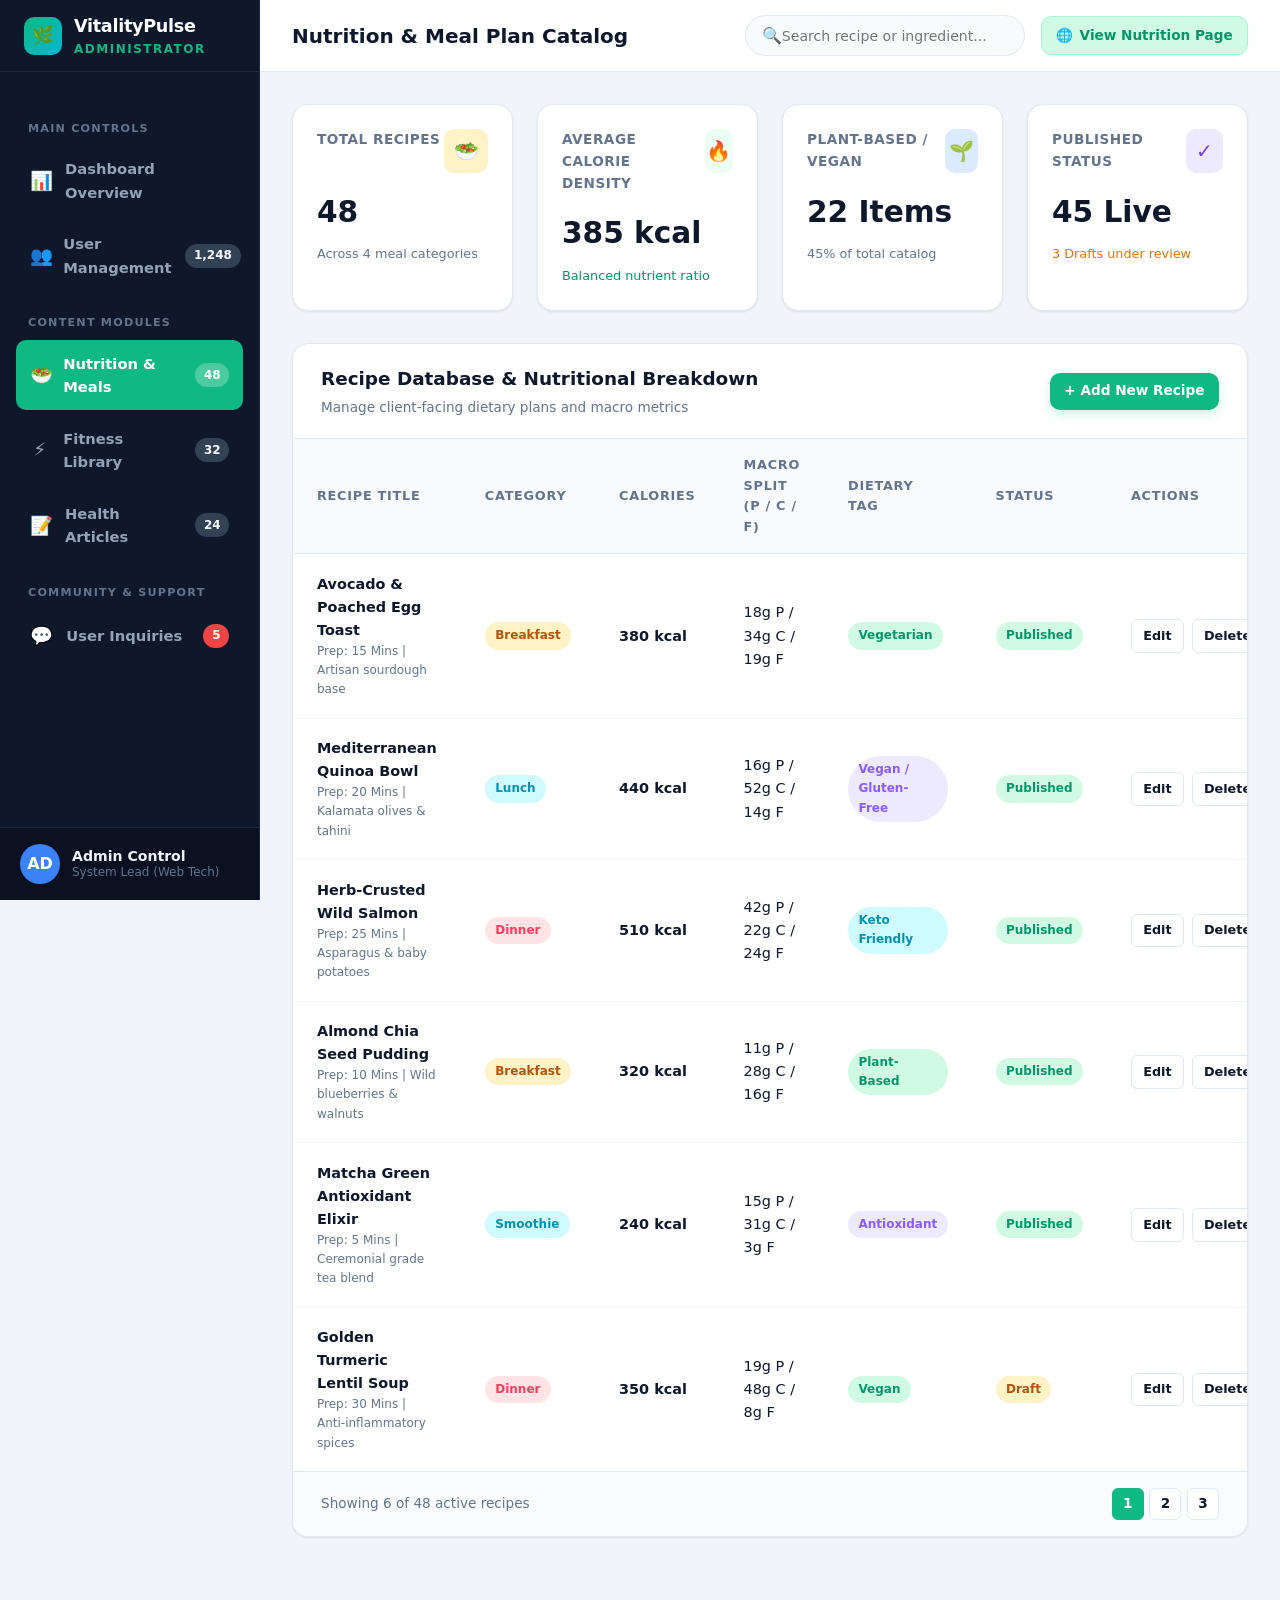
<file: admin/nutrition-manage.html>
<!DOCTYPE html>
<html lang="en">
<head>
  <meta charset="UTF-8">
  <meta name="viewport" content="width=device-width, initial-scale=1.0">
  <title>Manage Nutrition & Recipes | VitalityPulse Admin</title>
  <link rel="stylesheet" href="../css/style.css">
  <link rel="stylesheet" href="../css/admin.css">
</head>
<body class="admin-body">

  <!-- Sidebar Navigation -->
  <aside class="admin-sidebar">
    <div class="admin-sidebar-header">
      <div class="admin-logo-badge">🌿</div>
      <div class="admin-brand-title">
        VitalityPulse
        <span>Administrator</span>
      </div>
    </div>

    <div class="admin-nav-group">
      <div class="nav-category">Main Controls</div>
      <nav class="admin-nav-links">
        <a href="index.html" class="admin-nav-item">
          <span class="icon">📊</span> Dashboard Overview
        </a>
        <a href="users.html" class="admin-nav-item">
          <span class="icon">👥</span> User Management
          <span class="admin-badge-count">1,248</span>
        </a>
      </nav>

      <div class="nav-category">Content Modules</div>
      <nav class="admin-nav-links">
        <a href="nutrition-manage.html" class="admin-nav-item active">
          <span class="icon">🥗</span> Nutrition & Meals
          <span class="admin-badge-count">48</span>
        </a>
        <a href="fitness-manage.html" class="admin-nav-item">
          <span class="icon">⚡</span> Fitness Library
          <span class="admin-badge-count">32</span>
        </a>
        <a href="tips-manage.html" class="admin-nav-item">
          <span class="icon">📝</span> Health Articles
          <span class="admin-badge-count">24</span>
        </a>
      </nav>

      <div class="nav-category">Community & Support</div>
      <nav class="admin-nav-links">
        <a href="feedback.html" class="admin-nav-item">
          <span class="icon">💬</span> User Inquiries
          <span class="admin-badge-count" style="background-color: #ef4444; color: #fff;">5</span>
        </a>
      </nav>
    </div>

    <div class="admin-sidebar-footer">
      <div class="admin-avatar">AD</div>
      <div class="admin-info">
        <div class="admin-name">Admin Control</div>
        <div class="admin-role">System Lead (Web Tech)</div>
      </div>
    </div>
  </aside>

  <!-- Main Content Area -->
  <div class="admin-main">
    <header class="admin-topbar">
      <div class="topbar-left">
        <h1 class="admin-page-title">Nutrition & Meal Plan Catalog</h1>
      </div>

      <div class="topbar-right">
        <div class="admin-search-box">
          <span>🔍</span>
          <input type="text" placeholder="Search recipe or ingredient...">
        </div>
        <a href="../nutrition.html" class="view-client-btn">
          <span>🌐</span> View Nutrition Page
        </a>
      </div>
    </header>

    <main class="admin-container">
      <!-- Quick Metric Counters -->
      <section class="kpi-grid">
        <div class="kpi-card">
          <div class="kpi-header">
            <span class="kpi-label">Total Recipes</span>
            <div class="kpi-icon" style="background:#fef3c7; color:#d97706;">🥗</div>
          </div>
          <div class="kpi-value">48</div>
          <div style="font-size: 0.8rem; color: var(--text-muted);">Across 4 meal categories</div>
        </div>

        <div class="kpi-card">
          <div class="kpi-header">
            <span class="kpi-label">Average Calorie Density</span>
            <div class="kpi-icon" style="background:#ecfdf5; color:#059669;">🔥</div>
          </div>
          <div class="kpi-value">385 kcal</div>
          <div style="font-size: 0.8rem; color: #059669;">Balanced nutrient ratio</div>
        </div>

        <div class="kpi-card">
          <div class="kpi-header">
            <span class="kpi-label">Plant-Based / Vegan</span>
            <div class="kpi-icon" style="background:#dbeafe; color:#2563eb;">🌱</div>
          </div>
          <div class="kpi-value">22 Items</div>
          <div style="font-size: 0.8rem; color: var(--text-muted);">45% of total catalog</div>
        </div>

        <div class="kpi-card">
          <div class="kpi-header">
            <span class="kpi-label">Published Status</span>
            <div class="kpi-icon" style="background:#ede9fe; color:#7c3aed;">✓</div>
          </div>
          <div class="kpi-value">45 Live</div>
          <div style="font-size: 0.8rem; color: #d97706;">3 Drafts under review</div>
        </div>
      </section>

      <!-- Recipe Management Table -->
      <section class="table-card">
        <div class="table-header-bar">
          <div>
            <h3 class="table-title">Recipe Database & Nutritional Breakdown</h3>
            <p style="font-size: 0.85rem; color: var(--text-muted); margin-top: 0.2rem;">Manage client-facing dietary plans and macro metrics</p>
          </div>
          <div class="table-actions">
            <a href="#add-recipe-modal" class="btn btn-primary btn-sm">+ Add New Recipe</a>
          </div>
        </div>

        <div class="responsive-table-wrapper">
          <table class="data-table">
            <thead>
              <tr>
                <th>Recipe Title</th>
                <th>Category</th>
                <th>Calories</th>
                <th>Macro Split (P / C / F)</th>
                <th>Dietary Tag</th>
                <th>Status</th>
                <th>Actions</th>
              </tr>
            </thead>
            <tbody>
              <tr>
                <td>
                  <strong>Avocado & Poached Egg Toast</strong>
                  <div style="font-size: 0.75rem; color: var(--text-muted);">Prep: 15 Mins | Artisan sourdough base</div>
                </td>
                <td><span class="badge badge-amber">Breakfast</span></td>
                <td><strong>380 kcal</strong></td>
                <td>18g P / 34g C / 19g F</td>
                <td><span class="badge badge-green">Vegetarian</span></td>
                <td><span class="badge badge-green">Published</span></td>
                <td>
                  <div class="action-btn-group">
                    <a href="#edit-modal" class="table-btn">Edit</a>
                    <a href="#delete-modal" class="table-btn table-btn-danger">Delete</a>
                  </div>
                </td>
              </tr>

              <tr>
                <td>
                  <strong>Mediterranean Quinoa Bowl</strong>
                  <div style="font-size: 0.75rem; color: var(--text-muted);">Prep: 20 Mins | Kalamata olives & tahini</div>
                </td>
                <td><span class="badge badge-blue">Lunch</span></td>
                <td><strong>440 kcal</strong></td>
                <td>16g P / 52g C / 14g F</td>
                <td><span class="badge badge-purple">Vegan / Gluten-Free</span></td>
                <td><span class="badge badge-green">Published</span></td>
                <td>
                  <div class="action-btn-group">
                    <a href="#edit-modal" class="table-btn">Edit</a>
                    <a href="#delete-modal" class="table-btn table-btn-danger">Delete</a>
                  </div>
                </td>
              </tr>

              <tr>
                <td>
                  <strong>Herb-Crusted Wild Salmon</strong>
                  <div style="font-size: 0.75rem; color: var(--text-muted);">Prep: 25 Mins | Asparagus & baby potatoes</div>
                </td>
                <td><span class="badge badge-rose">Dinner</span></td>
                <td><strong>510 kcal</strong></td>
                <td>42g P / 22g C / 24g F</td>
                <td><span class="badge badge-blue">Keto Friendly</span></td>
                <td><span class="badge badge-green">Published</span></td>
                <td>
                  <div class="action-btn-group">
                    <a href="#edit-modal" class="table-btn">Edit</a>
                    <a href="#delete-modal" class="table-btn table-btn-danger">Delete</a>
                  </div>
                </td>
              </tr>

              <tr>
                <td>
                  <strong>Almond Chia Seed Pudding</strong>
                  <div style="font-size: 0.75rem; color: var(--text-muted);">Prep: 10 Mins | Wild blueberries & walnuts</div>
                </td>
                <td><span class="badge badge-amber">Breakfast</span></td>
                <td><strong>320 kcal</strong></td>
                <td>11g P / 28g C / 16g F</td>
                <td><span class="badge badge-green">Plant-Based</span></td>
                <td><span class="badge badge-green">Published</span></td>
                <td>
                  <div class="action-btn-group">
                    <a href="#edit-modal" class="table-btn">Edit</a>
                    <a href="#delete-modal" class="table-btn table-btn-danger">Delete</a>
                  </div>
                </td>
              </tr>

              <tr>
                <td>
                  <strong>Matcha Green Antioxidant Elixir</strong>
                  <div style="font-size: 0.75rem; color: var(--text-muted);">Prep: 5 Mins | Ceremonial grade tea blend</div>
                </td>
                <td><span class="badge badge-blue">Smoothie</span></td>
                <td><strong>240 kcal</strong></td>
                <td>15g P / 31g C / 3g F</td>
                <td><span class="badge badge-purple">Antioxidant</span></td>
                <td><span class="badge badge-green">Published</span></td>
                <td>
                  <div class="action-btn-group">
                    <a href="#edit-modal" class="table-btn">Edit</a>
                    <a href="#delete-modal" class="table-btn table-btn-danger">Delete</a>
                  </div>
                </td>
              </tr>

              <tr>
                <td>
                  <strong>Golden Turmeric Lentil Soup</strong>
                  <div style="font-size: 0.75rem; color: var(--text-muted);">Prep: 30 Mins | Anti-inflammatory spices</div>
                </td>
                <td><span class="badge badge-rose">Dinner</span></td>
                <td><strong>350 kcal</strong></td>
                <td>19g P / 48g C / 8g F</td>
                <td><span class="badge badge-green">Vegan</span></td>
                <td><span class="badge badge-amber">Draft</span></td>
                <td>
                  <div class="action-btn-group">
                    <a href="#edit-modal" class="table-btn">Edit</a>
                    <a href="#delete-modal" class="table-btn table-btn-danger">Delete</a>
                  </div>
                </td>
              </tr>
            </tbody>
          </table>
        </div>

        <div class="pagination-bar">
          <span>Showing 6 of 48 active recipes</span>
          <div class="pagination-controls">
            <span class="page-num active">1</span>
            <span class="page-num">2</span>
            <span class="page-num">3</span>
          </div>
        </div>
      </section>
    </main>
  </div>

  <!-- Pure CSS Modal Dialog for Adding a Recipe (Targeted via #add-recipe-modal) -->
  <div id="add-recipe-modal" class="modal-overlay">
    <div class="modal-content">
      <div class="modal-header">
        <h3 class="modal-title">+ Add New Wholesome Recipe</h3>
        <a href="#" class="modal-close-btn" title="Close modal">&times;</a>
      </div>

      <form action="nutrition-manage.html" method="get">
        <div class="modal-body">
          <div class="form-group">
            <label class="form-label">Recipe Title *</label>
            <input type="text" class="form-control" placeholder="e.g. Berry Spinach Protein Bowl" required>
          </div>

          <div class="grid-2" style="gap: 1rem;">
            <div class="form-group">
              <label class="form-label">Meal Category</label>
              <select class="form-control">
                <option>Breakfast</option>
                <option>Lunch</option>
                <option>Dinner</option>
                <option>Smoothies & Tonics</option>
              </select>
            </div>

            <div class="form-group">
              <label class="form-label">Est. Calories (kcal)</label>
              <input type="number" class="form-control" placeholder="e.g. 420" required>
            </div>
          </div>

          <div class="grid-3" style="gap: 0.75rem;">
            <div class="form-group">
              <label class="form-label">Protein (g)</label>
              <input type="number" class="form-control" placeholder="25">
            </div>
            <div class="form-group">
              <label class="form-label">Carbs (g)</label>
              <input type="number" class="form-control" placeholder="45">
            </div>
            <div class="form-group">
              <label class="form-label">Fats (g)</label>
              <input type="number" class="form-control" placeholder="12">
            </div>
          </div>

          <div class="form-group">
            <label class="form-label">Dietary Tags</label>
            <input type="text" class="form-control" placeholder="e.g. Vegan, Gluten-Free, High Fiber">
          </div>

          <div class="form-group">
            <label class="form-label">Preparation Directions Summary</label>
            <textarea class="form-control" placeholder="Brief outline of recipe steps..." rows="3"></textarea>
          </div>
        </div>

        <div class="modal-footer">
          <a href="#" class="btn btn-outline btn-sm">Cancel</a>
          <button type="submit" class="btn btn-primary btn-sm">Publish Recipe to Site</button>
        </div>
      </form>
    </div>
  </div>

</body>
</html>
</file>
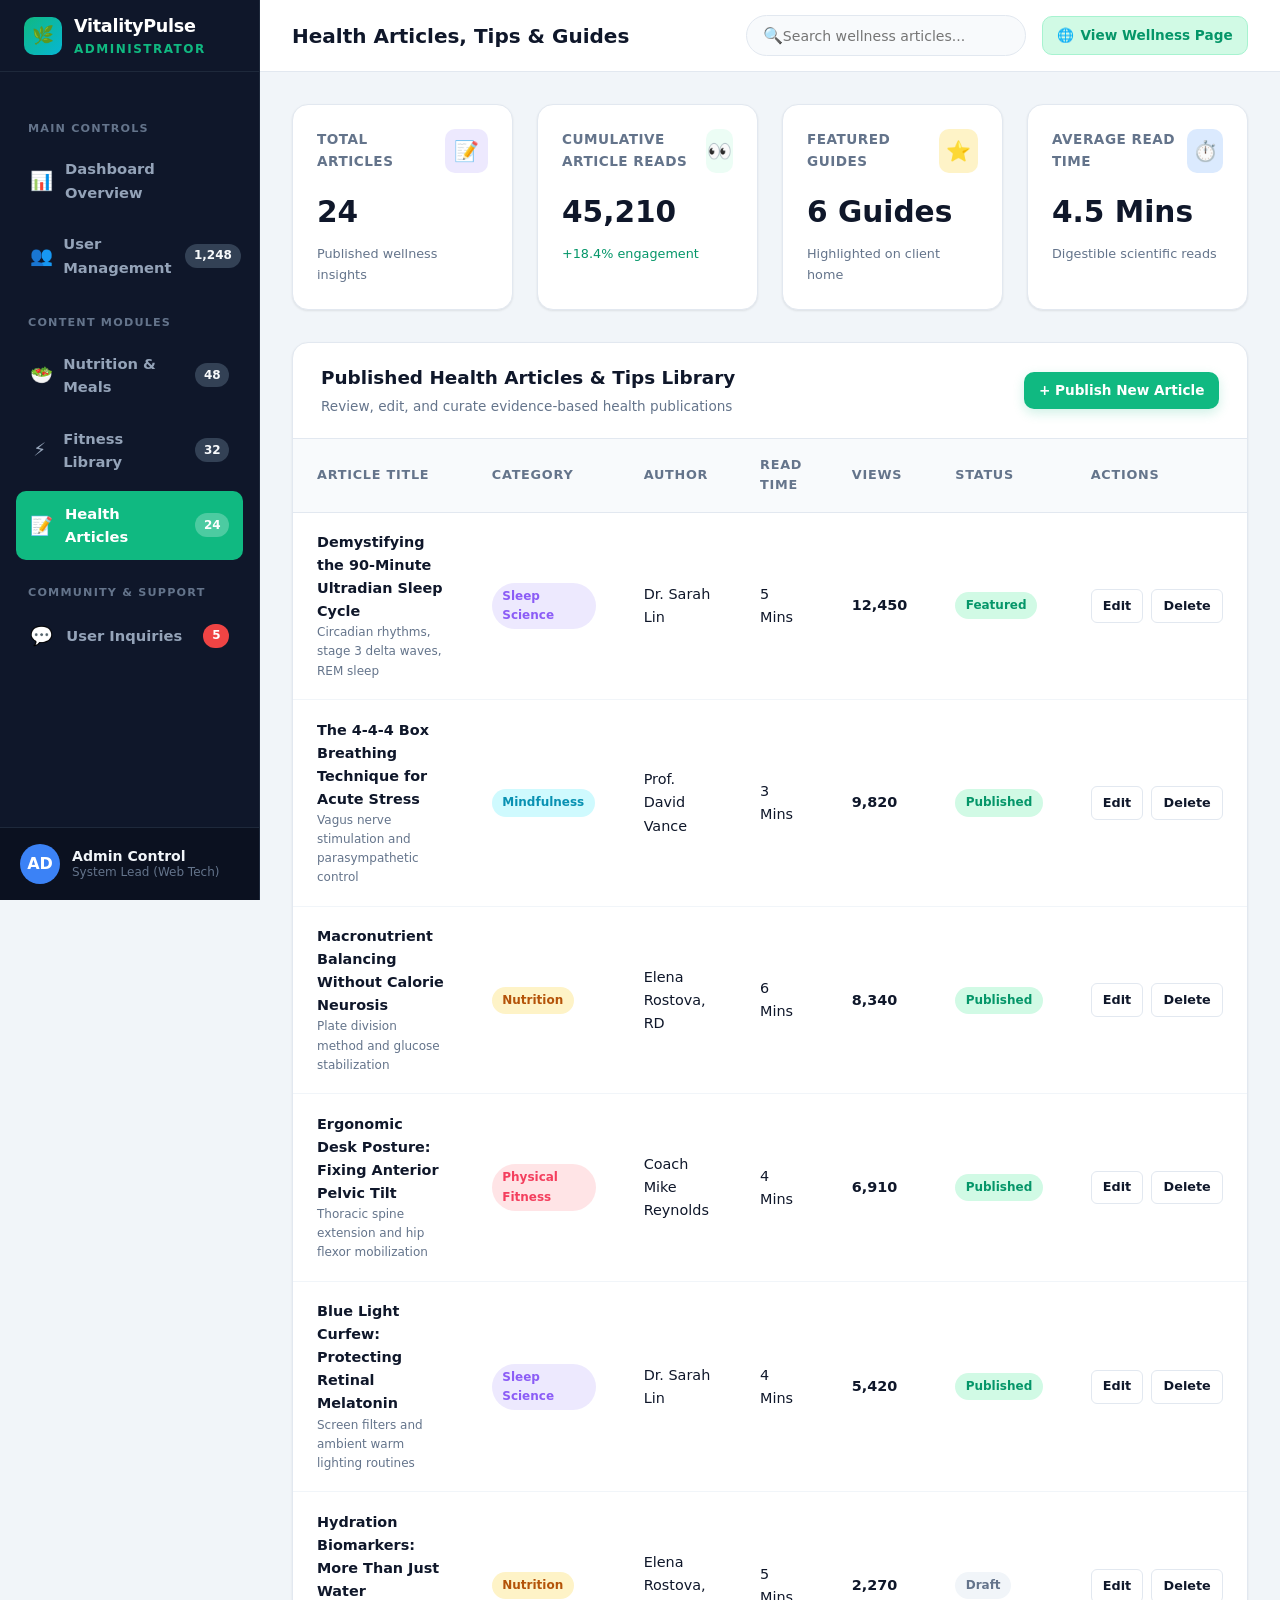
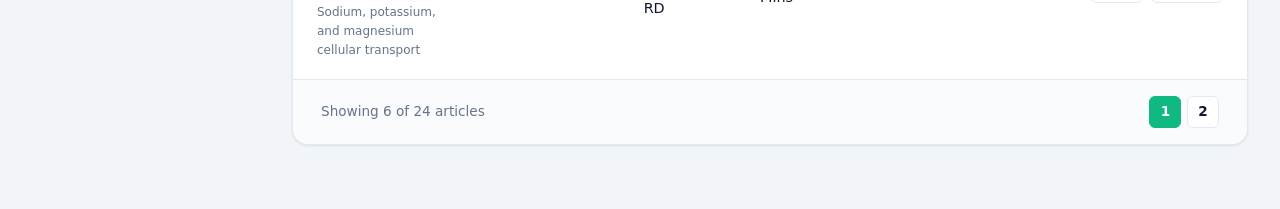
<file: admin/tips-manage.html>
<!DOCTYPE html>
<html lang="en">
<head>
  <meta charset="UTF-8">
  <meta name="viewport" content="width=device-width, initial-scale=1.0">
  <title>Health Articles & Tips | VitalityPulse Admin</title>
  <link rel="stylesheet" href="../css/style.css">
  <link rel="stylesheet" href="../css/admin.css">
</head>
<body class="admin-body">

  <!-- Sidebar Navigation -->
  <aside class="admin-sidebar">
    <div class="admin-sidebar-header">
      <div class="admin-logo-badge">🌿</div>
      <div class="admin-brand-title">
        VitalityPulse
        <span>Administrator</span>
      </div>
    </div>

    <div class="admin-nav-group">
      <div class="nav-category">Main Controls</div>
      <nav class="admin-nav-links">
        <a href="index.html" class="admin-nav-item">
          <span class="icon">📊</span> Dashboard Overview
        </a>
        <a href="users.html" class="admin-nav-item">
          <span class="icon">👥</span> User Management
          <span class="admin-badge-count">1,248</span>
        </a>
      </nav>

      <div class="nav-category">Content Modules</div>
      <nav class="admin-nav-links">
        <a href="nutrition-manage.html" class="admin-nav-item">
          <span class="icon">🥗</span> Nutrition & Meals
          <span class="admin-badge-count">48</span>
        </a>
        <a href="fitness-manage.html" class="admin-nav-item">
          <span class="icon">⚡</span> Fitness Library
          <span class="admin-badge-count">32</span>
        </a>
        <a href="tips-manage.html" class="admin-nav-item active">
          <span class="icon">📝</span> Health Articles
          <span class="admin-badge-count">24</span>
        </a>
      </nav>

      <div class="nav-category">Community & Support</div>
      <nav class="admin-nav-links">
        <a href="feedback.html" class="admin-nav-item">
          <span class="icon">💬</span> User Inquiries
          <span class="admin-badge-count" style="background-color: #ef4444; color: #fff;">5</span>
        </a>
      </nav>
    </div>

    <div class="admin-sidebar-footer">
      <div class="admin-avatar">AD</div>
      <div class="admin-info">
        <div class="admin-name">Admin Control</div>
        <div class="admin-role">System Lead (Web Tech)</div>
      </div>
    </div>
  </aside>

  <!-- Main Content Area -->
  <div class="admin-main">
    <header class="admin-topbar">
      <div class="topbar-left">
        <h1 class="admin-page-title">Health Articles, Tips & Guides</h1>
      </div>

      <div class="topbar-right">
        <div class="admin-search-box">
          <span>🔍</span>
          <input type="text" placeholder="Search wellness articles...">
        </div>
        <a href="../wellness.html" class="view-client-btn">
          <span>🌐</span> View Wellness Page
        </a>
      </div>
    </header>

    <main class="admin-container">
      <!-- Article KPI Grid -->
      <section class="kpi-grid">
        <div class="kpi-card">
          <div class="kpi-header">
            <span class="kpi-label">Total Articles</span>
            <div class="kpi-icon" style="background:#ede9fe; color:#7c3aed;">📝</div>
          </div>
          <div class="kpi-value">24</div>
          <div style="font-size: 0.8rem; color: var(--text-muted);">Published wellness insights</div>
        </div>

        <div class="kpi-card">
          <div class="kpi-header">
            <span class="kpi-label">Cumulative Article Reads</span>
            <div class="kpi-icon" style="background:#ecfdf5; color:#059669;">👀</div>
          </div>
          <div class="kpi-value">45,210</div>
          <div style="font-size: 0.8rem; color: #059669;">+18.4% engagement</div>
        </div>

        <div class="kpi-card">
          <div class="kpi-header">
            <span class="kpi-label">Featured Guides</span>
            <div class="kpi-icon" style="background:#fef3c7; color:#d97706;">⭐</div>
          </div>
          <div class="kpi-value">6 Guides</div>
          <div style="font-size: 0.8rem; color: var(--text-muted);">Highlighted on client home</div>
        </div>

        <div class="kpi-card">
          <div class="kpi-header">
            <span class="kpi-label">Average Read Time</span>
            <div class="kpi-icon" style="background:#dbeafe; color:#2563eb;">⏱️</div>
          </div>
          <div class="kpi-value">4.5 Mins</div>
          <div style="font-size: 0.8rem; color: var(--text-muted);">Digestible scientific reads</div>
        </div>
      </section>

      <!-- Articles Management Table -->
      <section class="table-card">
        <div class="table-header-bar">
          <div>
            <h3 class="table-title">Published Health Articles & Tips Library</h3>
            <p style="font-size: 0.85rem; color: var(--text-muted); margin-top: 0.2rem;">Review, edit, and curate evidence-based health publications</p>
          </div>
          <div class="table-actions">
            <a href="#add-article-modal" class="btn btn-primary btn-sm">+ Publish New Article</a>
          </div>
        </div>

        <div class="responsive-table-wrapper">
          <table class="data-table">
            <thead>
              <tr>
                <th>Article Title</th>
                <th>Category</th>
                <th>Author</th>
                <th>Read Time</th>
                <th>Views</th>
                <th>Status</th>
                <th>Actions</th>
              </tr>
            </thead>
            <tbody>
              <tr>
                <td>
                  <strong>Demystifying the 90-Minute Ultradian Sleep Cycle</strong>
                  <div style="font-size: 0.75rem; color: var(--text-muted);">Circadian rhythms, stage 3 delta waves, REM sleep</div>
                </td>
                <td><span class="badge badge-purple">Sleep Science</span></td>
                <td>Dr. Sarah Lin</td>
                <td>5 Mins</td>
                <td><strong>12,450</strong></td>
                <td><span class="badge badge-green">Featured</span></td>
                <td>
                  <div class="action-btn-group">
                    <a href="#edit-modal" class="table-btn">Edit</a>
                    <a href="#delete-modal" class="table-btn table-btn-danger">Delete</a>
                  </div>
                </td>
              </tr>

              <tr>
                <td>
                  <strong>The 4-4-4 Box Breathing Technique for Acute Stress</strong>
                  <div style="font-size: 0.75rem; color: var(--text-muted);">Vagus nerve stimulation and parasympathetic control</div>
                </td>
                <td><span class="badge badge-blue">Mindfulness</span></td>
                <td>Prof. David Vance</td>
                <td>3 Mins</td>
                <td><strong>9,820</strong></td>
                <td><span class="badge badge-green">Published</span></td>
                <td>
                  <div class="action-btn-group">
                    <a href="#edit-modal" class="table-btn">Edit</a>
                    <a href="#delete-modal" class="table-btn table-btn-danger">Delete</a>
                  </div>
                </td>
              </tr>

              <tr>
                <td>
                  <strong>Macronutrient Balancing Without Calorie Neurosis</strong>
                  <div style="font-size: 0.75rem; color: var(--text-muted);">Plate division method and glucose stabilization</div>
                </td>
                <td><span class="badge badge-amber">Nutrition</span></td>
                <td>Elena Rostova, RD</td>
                <td>6 Mins</td>
                <td><strong>8,340</strong></td>
                <td><span class="badge badge-green">Published</span></td>
                <td>
                  <div class="action-btn-group">
                    <a href="#edit-modal" class="table-btn">Edit</a>
                    <a href="#delete-modal" class="table-btn table-btn-danger">Delete</a>
                  </div>
                </td>
              </tr>

              <tr>
                <td>
                  <strong>Ergonomic Desk Posture: Fixing Anterior Pelvic Tilt</strong>
                  <div style="font-size: 0.75rem; color: var(--text-muted);">Thoracic spine extension and hip flexor mobilization</div>
                </td>
                <td><span class="badge badge-rose">Physical Fitness</span></td>
                <td>Coach Mike Reynolds</td>
                <td>4 Mins</td>
                <td><strong>6,910</strong></td>
                <td><span class="badge badge-green">Published</span></td>
                <td>
                  <div class="action-btn-group">
                    <a href="#edit-modal" class="table-btn">Edit</a>
                    <a href="#delete-modal" class="table-btn table-btn-danger">Delete</a>
                  </div>
                </td>
              </tr>

              <tr>
                <td>
                  <strong>Blue Light Curfew: Protecting Retinal Melatonin</strong>
                  <div style="font-size: 0.75rem; color: var(--text-muted);">Screen filters and ambient warm lighting routines</div>
                </td>
                <td><span class="badge badge-purple">Sleep Science</span></td>
                <td>Dr. Sarah Lin</td>
                <td>4 Mins</td>
                <td><strong>5,420</strong></td>
                <td><span class="badge badge-green">Published</span></td>
                <td>
                  <div class="action-btn-group">
                    <a href="#edit-modal" class="table-btn">Edit</a>
                    <a href="#delete-modal" class="table-btn table-btn-danger">Delete</a>
                  </div>
                </td>
              </tr>

              <tr>
                <td>
                  <strong>Hydration Biomarkers: More Than Just Water</strong>
                  <div style="font-size: 0.75rem; color: var(--text-muted);">Sodium, potassium, and magnesium cellular transport</div>
                </td>
                <td><span class="badge badge-amber">Nutrition</span></td>
                <td>Elena Rostova, RD</td>
                <td>5 Mins</td>
                <td><strong>2,270</strong></td>
                <td><span class="badge" style="background:#f1f5f9; color:#64748b;">Draft</span></td>
                <td>
                  <div class="action-btn-group">
                    <a href="#edit-modal" class="table-btn">Edit</a>
                    <a href="#delete-modal" class="table-btn table-btn-danger">Delete</a>
                  </div>
                </td>
              </tr>
            </tbody>
          </table>
        </div>

        <div class="pagination-bar">
          <span>Showing 6 of 24 articles</span>
          <div class="pagination-controls">
            <span class="page-num active">1</span>
            <span class="page-num">2</span>
          </div>
        </div>
      </section>
    </main>
  </div>

  <!-- Pure CSS Modal Dialog for Adding an Article (Targeted via #add-article-modal) -->
  <div id="add-article-modal" class="modal-overlay">
    <div class="modal-content">
      <div class="modal-header">
        <h3 class="modal-title">+ Publish New Wellness Article</h3>
        <a href="#" class="modal-close-btn" title="Close modal">&times;</a>
      </div>

      <form action="tips-manage.html" method="get">
        <div class="modal-body">
          <div class="form-group">
            <label class="form-label">Article Headline *</label>
            <input type="text" class="form-control" placeholder="e.g. The Neurobiology of Morning Sunlight" required>
          </div>

          <div class="grid-2" style="gap: 1rem;">
            <div class="form-group">
              <label class="form-label">Category</label>
              <select class="form-control">
                <option>Sleep Science</option>
                <option>Mindfulness & Mental Calm</option>
                <option>Nutrition & Diet</option>
                <option>Fitness & Movement</option>
                <option>Daily Habits</option>
              </select>
            </div>

            <div class="form-group">
              <label class="form-label">Estimated Read Time</label>
              <input type="text" class="form-control" placeholder="e.g. 4 Mins" required>
            </div>
          </div>

          <div class="grid-2" style="gap: 1rem;">
            <div class="form-group">
              <label class="form-label">Author Name</label>
              <input type="text" class="form-control" placeholder="e.g. Dr. Sarah Lin">
            </div>

            <div class="form-group">
              <label class="form-label">Publication Status</label>
              <select class="form-control">
                <option>Publish Live</option>
                <option>Save as Draft</option>
                <option>Feature on Homepage</option>
              </select>
            </div>
          </div>

          <div class="form-group">
            <label class="form-label">Article Summary / Key Takeaway</label>
            <textarea class="form-control" placeholder="A concise 2-sentence summary for preview cards..." rows="3"></textarea>
          </div>
        </div>

        <div class="modal-footer">
          <a href="#" class="btn btn-outline btn-sm">Cancel</a>
          <button type="submit" class="btn btn-primary btn-sm">Publish Article</button>
        </div>
      </form>
    </div>
  </div>

</body>
</html>
</file>
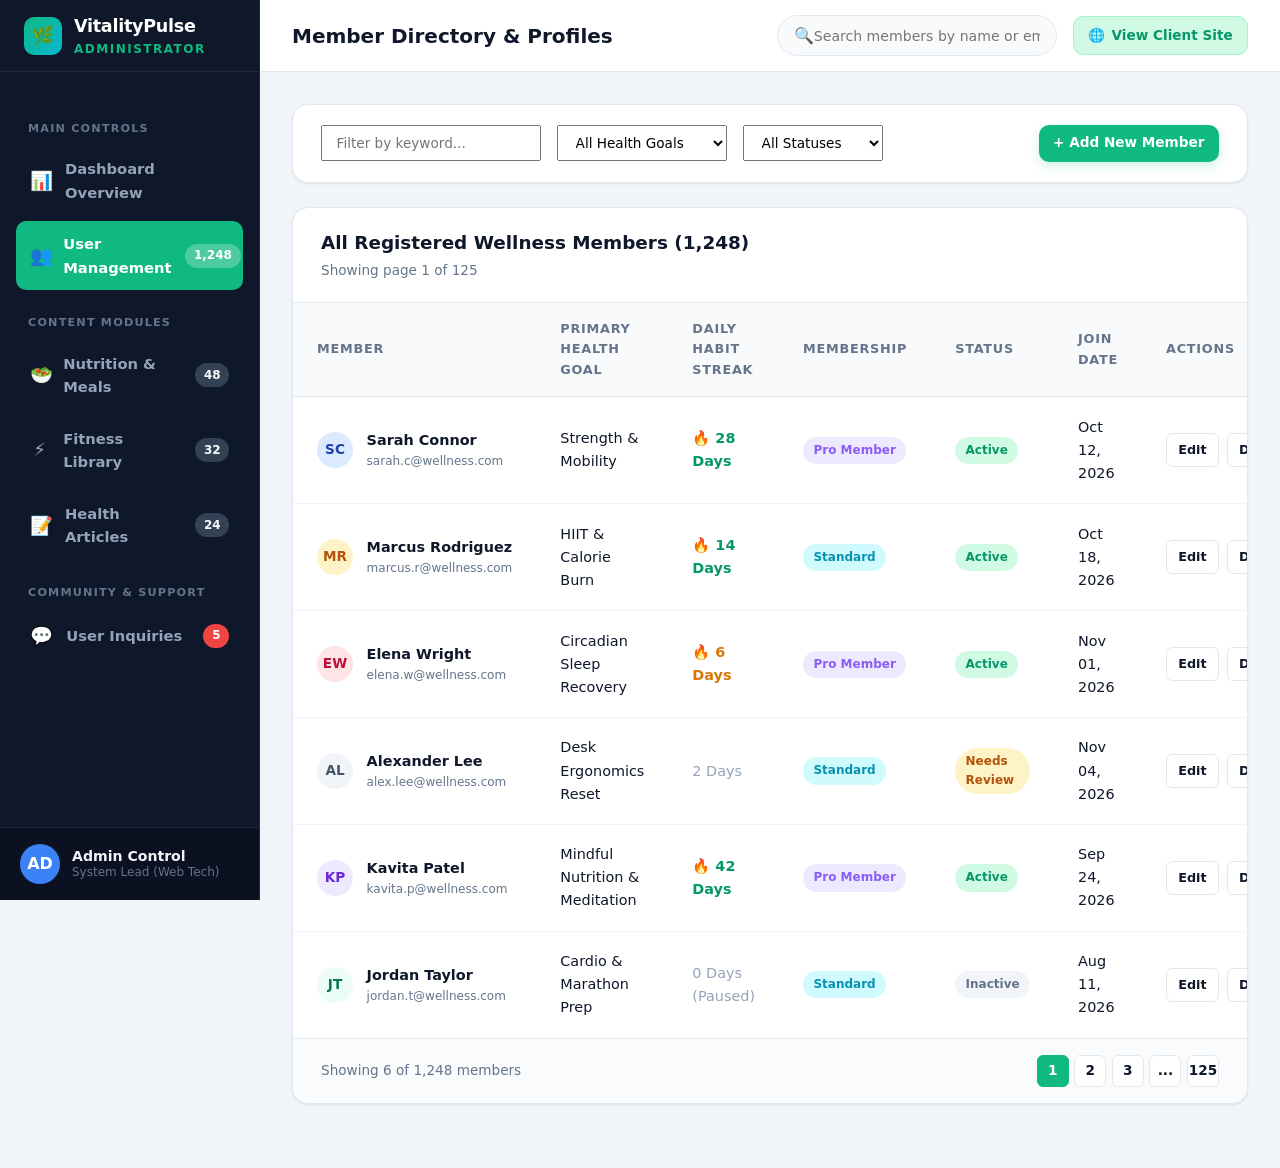
<file: admin/users.html>
<!DOCTYPE html>
<html lang="en">
<head>
  <meta charset="UTF-8">
  <meta name="viewport" content="width=device-width, initial-scale=1.0">
  <title>User Management | VitalityPulse Admin</title>
  <link rel="stylesheet" href="../css/style.css">
  <link rel="stylesheet" href="../css/admin.css">
</head>
<body class="admin-body">

  <!-- Sidebar Navigation -->
  <aside class="admin-sidebar">
    <div class="admin-sidebar-header">
      <div class="admin-logo-badge">🌿</div>
      <div class="admin-brand-title">
        VitalityPulse
        <span>Administrator</span>
      </div>
    </div>

    <div class="admin-nav-group">
      <div class="nav-category">Main Controls</div>
      <nav class="admin-nav-links">
        <a href="index.html" class="admin-nav-item">
          <span class="icon">📊</span> Dashboard Overview
        </a>
        <a href="users.html" class="admin-nav-item active">
          <span class="icon">👥</span> User Management
          <span class="admin-badge-count">1,248</span>
        </a>
      </nav>

      <div class="nav-category">Content Modules</div>
      <nav class="admin-nav-links">
        <a href="nutrition-manage.html" class="admin-nav-item">
          <span class="icon">🥗</span> Nutrition & Meals
          <span class="admin-badge-count">48</span>
        </a>
        <a href="fitness-manage.html" class="admin-nav-item">
          <span class="icon">⚡</span> Fitness Library
          <span class="admin-badge-count">32</span>
        </a>
        <a href="tips-manage.html" class="admin-nav-item">
          <span class="icon">📝</span> Health Articles
          <span class="admin-badge-count">24</span>
        </a>
      </nav>

      <div class="nav-category">Community & Support</div>
      <nav class="admin-nav-links">
        <a href="feedback.html" class="admin-nav-item">
          <span class="icon">💬</span> User Inquiries
          <span class="admin-badge-count" style="background-color: #ef4444; color: #fff;">5</span>
        </a>
      </nav>
    </div>

    <div class="admin-sidebar-footer">
      <div class="admin-avatar">AD</div>
      <div class="admin-info">
        <div class="admin-name">Admin Control</div>
        <div class="admin-role">System Lead (Web Tech)</div>
      </div>
    </div>
  </aside>

  <!-- Main Content Area -->
  <div class="admin-main">
    <header class="admin-topbar">
      <div class="topbar-left">
        <h1 class="admin-page-title">Member Directory & Profiles</h1>
      </div>

      <div class="topbar-right">
        <div class="admin-search-box">
          <span>🔍</span>
          <input type="text" placeholder="Search members by name or email...">
        </div>
        <a href="../index.html" class="view-client-btn">
          <span>🌐</span> View Client Site
        </a>
      </div>
    </header>

    <main class="admin-container">
      <!-- Search & Filters Strip -->
      <div class="card" style="padding: 1.25rem 1.75rem; margin-bottom: 1.5rem; display: flex; align-items: center; justify-content: space-between; flex-wrap: wrap; gap: 1rem;">
        <div style="display: flex; gap: 1rem; align-items: center; flex-wrap: wrap;">
          <input type="text" placeholder="Filter by keyword..." class="form-control" style="width: 220px; padding: 0.5rem 0.85rem; font-size: 0.85rem;">
          
          <select class="form-control" style="width: 170px; padding: 0.5rem 0.85rem; font-size: 0.85rem;">
            <option value="">All Health Goals</option>
            <option value="cardio">Cardiovascular Health</option>
            <option value="muscle">Muscle Gain & Tone</option>
            <option value="sleep">Sleep & Recovery</option>
            <option value="weight">Mindful Weight Loss</option>
          </select>

          <select class="form-control" style="width: 140px; padding: 0.5rem 0.85rem; font-size: 0.85rem;">
            <option value="">All Statuses</option>
            <option value="active">Active</option>
            <option value="pending">Needs Review</option>
            <option value="inactive">Inactive</option>
          </select>
        </div>

        <div>
          <!-- Link to trigger pure CSS Modal dialog -->
          <a href="#add-user-modal" class="btn btn-primary btn-sm">
            + Add New Member
          </a>
        </div>
      </div>

      <!-- Users Table -->
      <section class="table-card">
        <div class="table-header-bar">
          <div>
            <h3 class="table-title">All Registered Wellness Members (1,248)</h3>
            <p style="font-size: 0.85rem; color: var(--text-muted); margin-top: 0.2rem;">Showing page 1 of 125</p>
          </div>
        </div>

        <div class="responsive-table-wrapper">
          <table class="data-table">
            <thead>
              <tr>
                <th>Member</th>
                <th>Primary Health Goal</th>
                <th>Daily Habit Streak</th>
                <th>Membership</th>
                <th>Status</th>
                <th>Join Date</th>
                <th>Actions</th>
              </tr>
            </thead>
            <tbody>
              <tr>
                <td>
                  <div class="user-cell">
                    <div class="user-avatar-small" style="background:#dbeafe; color:#1e40af;">SC</div>
                    <div>
                      <strong>Sarah Connor</strong>
                      <div style="font-size: 0.75rem; color: var(--text-muted);">sarah.c@wellness.com</div>
                    </div>
                  </div>
                </td>
                <td>Strength & Mobility</td>
                <td><strong style="color: #059669;">🔥 28 Days</strong></td>
                <td><span class="badge badge-purple">Pro Member</span></td>
                <td><span class="badge badge-green">Active</span></td>
                <td>Oct 12, 2026</td>
                <td>
                  <div class="action-btn-group">
                    <a href="#edit-modal" class="table-btn">Edit</a>
                    <a href="#delete-modal" class="table-btn table-btn-danger">Delete</a>
                  </div>
                </td>
              </tr>

              <tr>
                <td>
                  <div class="user-cell">
                    <div class="user-avatar-small" style="background:#fef3c7; color:#b45309;">MR</div>
                    <div>
                      <strong>Marcus Rodriguez</strong>
                      <div style="font-size: 0.75rem; color: var(--text-muted);">marcus.r@wellness.com</div>
                    </div>
                  </div>
                </td>
                <td>HIIT & Calorie Burn</td>
                <td><strong style="color: #059669;">🔥 14 Days</strong></td>
                <td><span class="badge badge-blue">Standard</span></td>
                <td><span class="badge badge-green">Active</span></td>
                <td>Oct 18, 2026</td>
                <td>
                  <div class="action-btn-group">
                    <a href="#edit-modal" class="table-btn">Edit</a>
                    <a href="#delete-modal" class="table-btn table-btn-danger">Delete</a>
                  </div>
                </td>
              </tr>

              <tr>
                <td>
                  <div class="user-cell">
                    <div class="user-avatar-small" style="background:#ffe4e6; color:#be123c;">EW</div>
                    <div>
                      <strong>Elena Wright</strong>
                      <div style="font-size: 0.75rem; color: var(--text-muted);">elena.w@wellness.com</div>
                    </div>
                  </div>
                </td>
                <td>Circadian Sleep Recovery</td>
                <td><strong style="color: #d97706;">🔥 6 Days</strong></td>
                <td><span class="badge badge-purple">Pro Member</span></td>
                <td><span class="badge badge-green">Active</span></td>
                <td>Nov 01, 2026</td>
                <td>
                  <div class="action-btn-group">
                    <a href="#edit-modal" class="table-btn">Edit</a>
                    <a href="#delete-modal" class="table-btn table-btn-danger">Delete</a>
                  </div>
                </td>
              </tr>

              <tr>
                <td>
                  <div class="user-cell">
                    <div class="user-avatar-small" style="background:#f1f5f9; color:#475569;">AL</div>
                    <div>
                      <strong>Alexander Lee</strong>
                      <div style="font-size: 0.75rem; color: var(--text-muted);">alex.lee@wellness.com</div>
                    </div>
                  </div>
                </td>
                <td>Desk Ergonomics Reset</td>
                <td><span style="color: #94a3b8;">2 Days</span></td>
                <td><span class="badge badge-blue">Standard</span></td>
                <td><span class="badge badge-amber">Needs Review</span></td>
                <td>Nov 04, 2026</td>
                <td>
                  <div class="action-btn-group">
                    <a href="#edit-modal" class="table-btn">Edit</a>
                    <a href="#delete-modal" class="table-btn table-btn-danger">Delete</a>
                  </div>
                </td>
              </tr>

              <tr>
                <td>
                  <div class="user-cell">
                    <div class="user-avatar-small" style="background:#ede9fe; color:#6d28d9;">KP</div>
                    <div>
                      <strong>Kavita Patel</strong>
                      <div style="font-size: 0.75rem; color: var(--text-muted);">kavita.p@wellness.com</div>
                    </div>
                  </div>
                </td>
                <td>Mindful Nutrition & Meditation</td>
                <td><strong style="color: #059669;">🔥 42 Days</strong></td>
                <td><span class="badge badge-purple">Pro Member</span></td>
                <td><span class="badge badge-green">Active</span></td>
                <td>Sep 24, 2026</td>
                <td>
                  <div class="action-btn-group">
                    <a href="#edit-modal" class="table-btn">Edit</a>
                    <a href="#delete-modal" class="table-btn table-btn-danger">Delete</a>
                  </div>
                </td>
              </tr>

              <tr>
                <td>
                  <div class="user-cell">
                    <div class="user-avatar-small" style="background:#ecfdf5; color:#047857;">JT</div>
                    <div>
                      <strong>Jordan Taylor</strong>
                      <div style="font-size: 0.75rem; color: var(--text-muted);">jordan.t@wellness.com</div>
                    </div>
                  </div>
                </td>
                <td>Cardio & Marathon Prep</td>
                <td><span style="color: #94a3b8;">0 Days (Paused)</span></td>
                <td><span class="badge badge-blue">Standard</span></td>
                <td><span class="badge" style="background:#f1f5f9; color:#64748b;">Inactive</span></td>
                <td>Aug 11, 2026</td>
                <td>
                  <div class="action-btn-group">
                    <a href="#edit-modal" class="table-btn">Edit</a>
                    <a href="#delete-modal" class="table-btn table-btn-danger">Delete</a>
                  </div>
                </td>
              </tr>
            </tbody>
          </table>
        </div>

        <div class="pagination-bar">
          <span>Showing 6 of 1,248 members</span>
          <div class="pagination-controls">
            <span class="page-num active">1</span>
            <span class="page-num">2</span>
            <span class="page-num">3</span>
            <span class="page-num">...</span>
            <span class="page-num">125</span>
          </div>
        </div>
      </section>
    </main>
  </div>

  <!-- Pure CSS Modal Dialog for Adding a User (Targeted via #add-user-modal) -->
  <div id="add-user-modal" class="modal-overlay">
    <div class="modal-content">
      <div class="modal-header">
        <h3 class="modal-title">+ Register New Member Profile</h3>
        <a href="#" class="modal-close-btn" title="Close modal">&times;</a>
      </div>

      <form action="users.html" method="get">
        <div class="modal-body">
          <div class="form-group">
            <label class="form-label">Full Name *</label>
            <input type="text" class="form-control" placeholder="e.g. Maya Chen" required>
          </div>

          <div class="form-group">
            <label class="form-label">Email Address *</label>
            <input type="email" class="form-control" placeholder="e.g. maya@example.com" required>
          </div>

          <div class="grid-2" style="gap: 1rem;">
            <div class="form-group">
              <label class="form-label">Primary Goal</label>
              <select class="form-control">
                <option>Cardiovascular Health</option>
                <option>Muscle Hypertrophy</option>
                <option>Circadian Sleep Recovery</option>
                <option>Mindful Nutrition</option>
                <option>Desk Ergonomics</option>
              </select>
            </div>

            <div class="form-group">
              <label class="form-label">Membership Tier</label>
              <select class="form-control">
                <option>Standard Member</option>
                <option>Pro Member</option>
                <option>VIP Student Plan</option>
              </select>
            </div>
          </div>

          <div class="form-group">
            <label class="form-label">Daily Calorie Target (kcal)</label>
            <input type="number" class="form-control" placeholder="e.g. 2100" value="2000">
          </div>
        </div>

        <div class="modal-footer">
          <a href="#" class="btn btn-outline btn-sm">Cancel</a>
          <button type="submit" class="btn btn-primary btn-sm">Save Member Record</button>
        </div>
      </form>
    </div>
  </div>

</body>
</html>
</file>
<file: css/style.css>
/* ==========================================================================
   Personal Wellness Dashboard - Global Stylesheet
   Subject: Web Technology
   Focus: Semantic HTML5, Modern CSS3 (Variables, Flexbox, Grid, Animations)
   ========================================================================== */

:root {
  /* Color Palette - Fresh, Calm Wellness Theme */
  --primary: #10b981;          /* Emerald Green - vitality */
  --primary-dark: #059669;
  --primary-light: #d1fae5;
  --primary-glow: rgba(16, 185, 129, 0.2);

  --secondary: #06b6d4;        /* Cyan/Teal - hydration & freshness */
  --secondary-dark: #0891b2;
  --secondary-light: #cffafe;

  --accent-purple: #8b5cf6;    /* Mindfulness / Sleep */
  --accent-purple-light: #ede9fe;
  --accent-amber: #f59e0b;     /* Nutrition / Energy */
  --accent-amber-light: #fef3c7;
  --accent-rose: #f43f5e;      /* Fitness / Heart Rate */
  --accent-rose-light: #ffe4e6;

  /* Neutral tones */
  --bg-main: #f8fafc;
  --bg-card: #ffffff;
  --bg-sidebar: #0f172a;       /* Dark slate for admin */
  --bg-subtle: #f1f5f9;

  --text-dark: #0f172a;        /* High contrast primary text */
  --text-muted: #64748b;       /* Secondary descriptive text */
  --text-light: #94a3b8;
  --border-color: #e2e8f0;
  --border-light: #f1f5f9;

  /* Elevation Shadows */
  --shadow-sm: 0 1px 3px rgba(0, 0, 0, 0.05), 0 1px 2px rgba(0, 0, 0, 0.04);
  --shadow-md: 0 4px 6px -1px rgba(0, 0, 0, 0.07), 0 2px 4px -1px rgba(0, 0, 0, 0.04);
  --shadow-lg: 0 10px 15px -3px rgba(0, 0, 0, 0.08), 0 4px 6px -2px rgba(0, 0, 0, 0.04);
  --shadow-xl: 0 20px 25px -5px rgba(0, 0, 0, 0.1), 0 10px 10px -5px rgba(0, 0, 0, 0.04);

  /* Border Radii */
  --radius-sm: 6px;
  --radius-md: 10px;
  --radius-lg: 16px;
  --radius-full: 9999px;

  /* Transitions */
  --transition-fast: 0.2s ease;
  --transition-normal: 0.3s ease;
}

/* Base Reset & Typography */
* {
  margin: 0;
  padding: 0;
  box-sizing: border-box;
}

html {
  scroll-behavior: smooth;
  font-size: 16px;
}

body {
  font-family: 'Segoe UI', system-ui, -apple-system, BlinkMacSystemFont, Roboto, sans-serif;
  background-color: var(--bg-main);
  color: var(--text-dark);
  line-height: 1.6;
  min-height: 100vh;
  display: flex;
  flex-direction: column;
}

img, svg {
  vertical-align: middle;
  max-width: 100%;
}

a {
  color: inherit;
  text-decoration: none;
  transition: color var(--transition-fast);
}

ul {
  list-style: none;
}

button, input, select, textarea {
  font-family: inherit;
  font-size: inherit;
}

/* Container */
.container {
  width: 100%;
  max-width: 1200px;
  margin: 0 auto;
  padding: 0 1.5rem;
}

/* ==========================================================================
   Header & Navigation
   ========================================================================== */
.site-header {
  background-color: rgba(255, 255, 255, 0.95);
  backdrop-filter: blur(10px);
  position: sticky;
  top: 0;
  z-index: 100;
  border-bottom: 1px solid var(--border-color);
  box-shadow: var(--shadow-sm);
}

.header-inner {
  display: flex;
  align-items: center;
  justify-content: space-between;
  height: 72px;
}

.brand-logo {
  display: flex;
  align-items: center;
  gap: 0.75rem;
  font-weight: 700;
  font-size: 1.25rem;
  color: var(--text-dark);
}

.brand-logo .logo-icon {
  width: 40px;
  height: 40px;
  border-radius: var(--radius-md);
  background: linear-gradient(135deg, var(--primary), var(--secondary));
  display: flex;
  align-items: center;
  justify-content: center;
  color: #fff;
  font-size: 1.3rem;
  box-shadow: 0 4px 10px var(--primary-glow);
}

.brand-logo span {
  color: var(--primary);
}

/* Navigation Links */
.main-nav {
  display: flex;
  align-items: center;
  gap: 1.5rem;
}

.nav-list {
  display: flex;
  align-items: center;
  gap: 1.75rem;
}

.nav-link {
  font-size: 0.95rem;
  font-weight: 500;
  color: var(--text-muted);
  position: relative;
  padding: 0.5rem 0;
}

.nav-link:hover,
.nav-link.active {
  color: var(--primary);
}

.nav-link.active::after {
  content: '';
  position: absolute;
  bottom: 0;
  left: 0;
  width: 100%;
  height: 2px;
  background-color: var(--primary);
  border-radius: 2px;
}

/* Header Action Buttons */
.header-actions {
  display: flex;
  align-items: center;
  gap: 1rem;
}

.admin-switch-btn {
  display: inline-flex;
  align-items: center;
  gap: 0.5rem;
  font-size: 0.85rem;
  font-weight: 600;
  padding: 0.5rem 1rem;
  border-radius: var(--radius-full);
  background-color: var(--bg-subtle);
  color: var(--text-dark);
  border: 1px solid var(--border-color);
  transition: all var(--transition-fast);
}

.admin-switch-btn:hover {
  background-color: var(--text-dark);
  color: #fff;
  border-color: var(--text-dark);
}

/* Mobile Nav Toggle (Pure CSS Hamburger using checkbox) */
.nav-toggle-input {
  display: none;
}

.nav-toggle-label {
  display: none;
  cursor: pointer;
  flex-direction: column;
  gap: 5px;
  width: 28px;
}

.nav-toggle-label span {
  display: block;
  height: 3px;
  background-color: var(--text-dark);
  border-radius: 3px;
  transition: all var(--transition-normal);
}

/* ==========================================================================
   Common Components & Utilities
   ========================================================================== */
.btn {
  display: inline-flex;
  align-items: center;
  justify-content: center;
  gap: 0.5rem;
  padding: 0.7rem 1.4rem;
  font-weight: 600;
  font-size: 0.95rem;
  border-radius: var(--radius-md);
  border: 1px solid transparent;
  cursor: pointer;
  transition: all var(--transition-fast);
}

.btn-primary {
  background-color: var(--primary);
  color: #fff;
  box-shadow: 0 4px 12px var(--primary-glow);
}

.btn-primary:hover {
  background-color: var(--primary-dark);
  transform: translateY(-2px);
  box-shadow: 0 6px 16px var(--primary-glow);
}

.btn-outline {
  background-color: transparent;
  border-color: var(--border-color);
  color: var(--text-dark);
}

.btn-outline:hover {
  border-color: var(--primary);
  color: var(--primary);
  background-color: var(--primary-light);
}

.btn-sm {
  padding: 0.4rem 0.85rem;
  font-size: 0.85rem;
}

.btn-secondary {
  background-color: var(--secondary);
  color: #fff;
}

.btn-secondary:hover {
  background-color: var(--secondary-dark);
}

/* Section Title Standards */
.section-header {
  text-align: center;
  margin-bottom: 3rem;
}

.section-tag {
  display: inline-block;
  font-size: 0.8rem;
  font-weight: 700;
  text-transform: uppercase;
  letter-spacing: 1.5px;
  color: var(--primary-dark);
  background-color: var(--primary-light);
  padding: 0.35rem 0.85rem;
  border-radius: var(--radius-full);
  margin-bottom: 0.75rem;
}

.section-title {
  font-size: 2.2rem;
  font-weight: 800;
  color: var(--text-dark);
  line-height: 1.25;
  margin-bottom: 0.75rem;
}

.section-subtitle {
  color: var(--text-muted);
  font-size: 1.05rem;
  max-width: 650px;
  margin: 0 auto;
}

/* Badges */
.badge {
  display: inline-flex;
  align-items: center;
  gap: 0.35rem;
  padding: 0.25rem 0.65rem;
  font-size: 0.75rem;
  font-weight: 600;
  border-radius: var(--radius-full);
}

.badge-green { background-color: var(--primary-light); color: var(--primary-dark); }
.badge-blue { background-color: var(--secondary-light); color: var(--secondary-dark); }
.badge-purple { background-color: var(--accent-purple-light); color: var(--accent-purple); }
.badge-amber { background-color: var(--accent-amber-light); color: #b45309; }
.badge-rose { background-color: var(--accent-rose-light); color: var(--accent-rose); }

/* Card standard */
.card {
  background-color: var(--bg-card);
  border-radius: var(--radius-lg);
  border: 1px solid var(--border-color);
  padding: 1.75rem;
  box-shadow: var(--shadow-sm);
  transition: transform var(--transition-fast), box-shadow var(--transition-fast);
}

.card:hover {
  transform: translateY(-4px);
  box-shadow: var(--shadow-lg);
}

/* Grid Layouts */
.grid-2 { display: grid; grid-template-columns: repeat(2, 1fr); gap: 1.75rem; }
.grid-3 { display: grid; grid-template-columns: repeat(3, 1fr); gap: 1.75rem; }
.grid-4 { display: grid; grid-template-columns: repeat(4, 1fr); gap: 1.5rem; }

/* ==========================================================================
   Footer
   ========================================================================== */
.site-footer {
  margin-top: auto;
  background-color: #0f172a;
  color: #cbd5e1;
  padding: 4rem 0 2rem;
  border-top: 1px solid #1e293b;
}

.footer-top {
  display: grid;
  grid-template-columns: 2fr 1fr 1fr 1.5fr;
  gap: 3rem;
  margin-bottom: 3rem;
}

.footer-brand p {
  color: #94a3b8;
  font-size: 0.95rem;
  margin: 1rem 0 1.5rem;
  max-width: 320px;
}

.footer-col h4 {
  color: #fff;
  font-size: 1.05rem;
  font-weight: 700;
  margin-bottom: 1.25rem;
}

.footer-links li {
  margin-bottom: 0.75rem;
}

.footer-links a {
  color: #94a3b8;
  font-size: 0.9rem;
  transition: color var(--transition-fast);
}

.footer-links a:hover {
  color: var(--primary);
  padding-left: 4px;
}

.footer-bottom {
  padding-top: 2rem;
  border-top: 1px solid #1e293b;
  display: flex;
  align-items: center;
  justify-content: space-between;
  font-size: 0.85rem;
  color: #64748b;
  flex-wrap: wrap;
  gap: 1rem;
}

/* ==========================================================================
   Responsive Breakpoints
   ========================================================================== */
@media (max-width: 1024px) {
  .grid-4 { grid-template-columns: repeat(2, 1fr); }
  .grid-3 { grid-template-columns: repeat(2, 1fr); }
  .footer-top { grid-template-columns: 1fr 1fr; }
}

@media (max-width: 768px) {
  .nav-toggle-label {
    display: flex;
  }

  .main-nav {
    display: none;
    position: absolute;
    top: 72px;
    left: 0;
    width: 100%;
    background-color: #ffffff;
    flex-direction: column;
    padding: 1.5rem;
    box-shadow: var(--shadow-lg);
    border-bottom: 1px solid var(--border-color);
  }

  .nav-list {
    flex-direction: column;
    width: 100%;
    gap: 1rem;
    align-items: flex-start;
  }

  .nav-toggle-input:checked ~ .main-nav {
    display: flex;
  }

  /* Hamburger transform animation */
  .nav-toggle-input:checked ~ .nav-toggle-label span:nth-child(1) {
    transform: rotate(45deg) translate(5px, 6px);
  }
  .nav-toggle-input:checked ~ .nav-toggle-label span:nth-child(2) {
    opacity: 0;
  }
  .nav-toggle-input:checked ~ .nav-toggle-label span:nth-child(3) {
    transform: rotate(-45deg) translate(5px, -6px);
  }

  .grid-2, .grid-3, .grid-4 {
    grid-template-columns: 1fr;
  }

  .footer-top {
    grid-template-columns: 1fr;
    gap: 2rem;
  }

  .section-title {
    font-size: 1.8rem;
  }
}
</file>
<file: css/admin.css>
/* ==========================================================================
   Personal Wellness Dashboard - Admin Portal Stylesheet
   Subject: Web Technology
   Focus: Admin Dashboard Layout, Sidebar, KPI Metrics, CSS Charts,
   Data Tables, Action Controls, and Pure CSS Modal Dialogs
   ========================================================================== */

/* Admin Body & Layout Wrapper */
.admin-body {
  background-color: #f1f5f9;
  display: flex;
  min-height: 100vh;
  margin: 0;
  font-family: 'Segoe UI', system-ui, -apple-system, sans-serif;
}

/* Sidebar */
.admin-sidebar {
  width: 260px;
  background-color: #0f172a;
  color: #94a3b8;
  display: flex;
  flex-direction: column;
  position: fixed;
  top: 0;
  bottom: 0;
  left: 0;
  z-index: 1000;
  border-right: 1px solid #1e293b;
  transition: all var(--transition-normal);
}

.admin-sidebar-header {
  height: 72px;
  padding: 0 1.5rem;
  display: flex;
  align-items: center;
  gap: 0.75rem;
  border-bottom: 1px solid #1e293b;
}

.admin-logo-badge {
  background: linear-gradient(135deg, #10b981, #06b6d4);
  color: #fff;
  font-weight: 800;
  width: 38px;
  height: 38px;
  border-radius: var(--radius-md);
  display: flex;
  align-items: center;
  justify-content: center;
  font-size: 1.1rem;
}

.admin-brand-title {
  color: #ffffff;
  font-size: 1.1rem;
  font-weight: 700;
  letter-spacing: -0.3px;
}

.admin-brand-title span {
  color: #10b981;
  font-size: 0.75rem;
  display: block;
  text-transform: uppercase;
  letter-spacing: 1.5px;
}

.admin-nav-group {
  padding: 1.5rem 1rem;
  flex-grow: 1;
  overflow-y: auto;
}

.nav-category {
  font-size: 0.7rem;
  text-transform: uppercase;
  letter-spacing: 1.2px;
  color: #64748b;
  font-weight: 700;
  padding: 0.5rem 0.75rem;
  margin-top: 1rem;
}

.admin-nav-links {
  display: flex;
  flex-direction: column;
  gap: 0.35rem;
}

.admin-nav-item {
  display: flex;
  align-items: center;
  gap: 0.85rem;
  padding: 0.7rem 0.85rem;
  color: #94a3b8;
  border-radius: var(--radius-md);
  font-size: 0.92rem;
  font-weight: 600;
  transition: all var(--transition-fast);
}

.admin-nav-item:hover {
  background-color: #1e293b;
  color: #ffffff;
}

.admin-nav-item.active {
  background-color: #10b981;
  color: #ffffff;
}

.admin-nav-item .icon {
  font-size: 1.15rem;
  min-width: 20px;
  text-align: center;
}

.admin-badge-count {
  margin-left: auto;
  background-color: #334155;
  color: #f8fafc;
  font-size: 0.75rem;
  padding: 0.15rem 0.55rem;
  border-radius: var(--radius-full);
}

.admin-nav-item.active .admin-badge-count {
  background-color: rgba(255, 255, 255, 0.25);
  color: #ffffff;
}

/* Sidebar Footer / Current Admin Card */
.admin-sidebar-footer {
  padding: 1rem 1.25rem;
  border-top: 1px solid #1e293b;
  background-color: #0b1120;
  display: flex;
  align-items: center;
  gap: 0.75rem;
}

.admin-avatar {
  width: 40px;
  height: 40px;
  border-radius: 50%;
  background: #3b82f6;
  color: #fff;
  display: flex;
  align-items: center;
  justify-content: center;
  font-weight: 700;
}

.admin-info {
  line-height: 1.2;
}

.admin-name {
  color: #f1f5f9;
  font-size: 0.88rem;
  font-weight: 600;
}

.admin-role {
  font-size: 0.75rem;
  color: #64748b;
}

/* Main Content Area */
.admin-main {
  margin-left: 260px;
  flex-grow: 1;
  min-height: 100vh;
  display: flex;
  flex-direction: column;
}

/* Top Navigation Bar */
.admin-topbar {
  height: 72px;
  background-color: #ffffff;
  border-bottom: 1px solid var(--border-color);
  padding: 0 2rem;
  display: flex;
  align-items: center;
  justify-content: space-between;
  position: sticky;
  top: 0;
  z-index: 90;
}

.topbar-left {
  display: flex;
  align-items: center;
  gap: 1.5rem;
}

.admin-page-title {
  font-size: 1.25rem;
  font-weight: 700;
  color: var(--text-dark);
}

.admin-search-box {
  display: flex;
  align-items: center;
  background-color: #f8fafc;
  border: 1px solid var(--border-color);
  border-radius: var(--radius-full);
  padding: 0.45rem 1rem;
  width: 280px;
}

.admin-search-box input {
  border: none;
  background: transparent;
  outline: none;
  width: 100%;
  font-size: 0.88rem;
  color: var(--text-dark);
}

.topbar-right {
  display: flex;
  align-items: center;
  gap: 1rem;
}

.view-client-btn {
  display: inline-flex;
  align-items: center;
  gap: 0.4rem;
  padding: 0.45rem 0.9rem;
  font-size: 0.85rem;
  font-weight: 600;
  color: var(--primary-dark);
  background-color: var(--primary-light);
  border-radius: var(--radius-md);
  border: 1px solid #a7f3d0;
  transition: all var(--transition-fast);
}

.view-client-btn:hover {
  background-color: var(--primary);
  color: #ffffff;
}

/* Admin Dashboard Container */
.admin-container {
  padding: 2rem;
  max-width: 1400px;
  width: 100%;
  margin: 0 auto;
}

/* KPI Metrics Grid */
.kpi-grid {
  display: grid;
  grid-template-columns: repeat(4, 1fr);
  gap: 1.5rem;
  margin-bottom: 2rem;
}

.kpi-card {
  background-color: #ffffff;
  border: 1px solid var(--border-color);
  border-radius: var(--radius-lg);
  padding: 1.5rem;
  box-shadow: var(--shadow-sm);
  display: flex;
  flex-direction: column;
}

.kpi-header {
  display: flex;
  justify-content: space-between;
  align-items: flex-start;
  margin-bottom: 1rem;
}

.kpi-label {
  font-size: 0.85rem;
  font-weight: 600;
  color: var(--text-muted);
  text-transform: uppercase;
  letter-spacing: 0.5px;
}

.kpi-icon {
  width: 44px;
  height: 44px;
  border-radius: var(--radius-md);
  display: flex;
  align-items: center;
  justify-content: center;
  font-size: 1.25rem;
}

.kpi-value {
  font-size: 1.85rem;
  font-weight: 800;
  color: var(--text-dark);
  margin-bottom: 0.5rem;
}

.kpi-trend {
  display: flex;
  align-items: center;
  gap: 0.35rem;
  font-size: 0.82rem;
  font-weight: 600;
}

.trend-up { color: #10b981; }
.trend-down { color: #f43f5e; }

/* Pure CSS Chart Card */
.chart-card {
  background-color: #ffffff;
  border: 1px solid var(--border-color);
  border-radius: var(--radius-lg);
  padding: 1.75rem;
  box-shadow: var(--shadow-sm);
  margin-bottom: 2rem;
}

.chart-header {
  display: flex;
  justify-content: space-between;
  align-items: center;
  margin-bottom: 1.5rem;
}

/* Pure CSS Bar Chart */
.css-bar-chart {
  display: flex;
  align-items: flex-end;
  justify-content: space-between;
  height: 190px;
  padding: 1rem 0.5rem 0;
  border-bottom: 2px solid var(--border-color);
  gap: 1.5rem;
}

.bar-col {
  flex: 1;
  display: flex;
  flex-direction: column;
  align-items: center;
  height: 100%;
  justify-content: flex-end;
}

.bar-fill {
  width: 100%;
  max-width: 48px;
  background: linear-gradient(180deg, #10b981, #059669);
  border-radius: 6px 6px 0 0;
  transition: height 0.5s ease;
  position: relative;
}

.bar-fill:hover {
  background: linear-gradient(180deg, #34d399, #10b981);
}

.bar-fill::before {
  content: attr(data-value);
  position: absolute;
  top: -24px;
  left: 50%;
  transform: translateX(-50%);
  font-size: 0.72rem;
  font-weight: 700;
  color: var(--text-muted);
}

.bar-col span.bar-day {
  margin-top: 0.75rem;
  font-size: 0.8rem;
  font-weight: 600;
  color: var(--text-muted);
}

/* Admin Data Table Section */
.table-card {
  background-color: #ffffff;
  border: 1px solid var(--border-color);
  border-radius: var(--radius-lg);
  box-shadow: var(--shadow-sm);
  overflow: hidden;
  margin-bottom: 2rem;
}

.table-header-bar {
  padding: 1.25rem 1.75rem;
  display: flex;
  align-items: center;
  justify-content: space-between;
  border-bottom: 1px solid var(--border-color);
  flex-wrap: wrap;
  gap: 1rem;
}

.table-title {
  font-size: 1.15rem;
  font-weight: 700;
  color: var(--text-dark);
}

.table-actions {
  display: flex;
  gap: 0.75rem;
}

.responsive-table-wrapper {
  overflow-x: auto;
  width: 100%;
}

.data-table {
  width: 100%;
  border-collapse: collapse;
  text-align: left;
}

.data-table th {
  background-color: #f8fafc;
  color: var(--text-muted);
  font-size: 0.8rem;
  text-transform: uppercase;
  letter-spacing: 0.75px;
  padding: 1rem 1.5rem;
  border-bottom: 1px solid var(--border-color);
  font-weight: 700;
}

.data-table td {
  padding: 1.15rem 1.5rem;
  border-bottom: 1px solid var(--border-light);
  font-size: 0.9rem;
  color: var(--text-dark);
}

.data-table tr:last-child td {
  border-bottom: none;
}

.data-table tr:hover td {
  background-color: #f8fafc;
}

.user-cell {
  display: flex;
  align-items: center;
  gap: 0.85rem;
}

.user-avatar-small {
  width: 36px;
  height: 36px;
  border-radius: 50%;
  background-color: var(--bg-subtle);
  display: flex;
  align-items: center;
  justify-content: center;
  font-weight: 700;
  font-size: 0.85rem;
  color: var(--primary-dark);
}

.action-btn-group {
  display: flex;
  gap: 0.5rem;
}

.table-btn {
  padding: 0.35rem 0.7rem;
  font-size: 0.8rem;
  font-weight: 600;
  border-radius: var(--radius-sm);
  border: 1px solid var(--border-color);
  background: #ffffff;
  color: var(--text-dark);
  cursor: pointer;
  transition: all var(--transition-fast);
}

.table-btn:hover {
  background-color: var(--bg-subtle);
}

.table-btn-danger:hover {
  border-color: #fca5a5;
  background-color: #fef2f2;
  color: #dc2626;
}

/* Pagination Bar */
.pagination-bar {
  padding: 1rem 1.75rem;
  display: flex;
  align-items: center;
  justify-content: space-between;
  border-top: 1px solid var(--border-color);
  background-color: #fafbfc;
  font-size: 0.85rem;
  color: var(--text-muted);
}

.pagination-controls {
  display: flex;
  gap: 0.35rem;
}

.page-num {
  width: 32px;
  height: 32px;
  display: flex;
  align-items: center;
  justify-content: center;
  border-radius: var(--radius-sm);
  border: 1px solid var(--border-color);
  background: #ffffff;
  color: var(--text-dark);
  font-weight: 600;
}

.page-num.active {
  background-color: var(--primary);
  border-color: var(--primary);
  color: #ffffff;
}

/* ==========================================================================
   Pure CSS Modal Dialog (using :target)
   ========================================================================== */
.modal-overlay {
  position: fixed;
  top: 0;
  left: 0;
  right: 0;
  bottom: 0;
  background: rgba(15, 23, 42, 0.65);
  backdrop-filter: blur(4px);
  display: flex;
  align-items: center;
  justify-content: center;
  z-index: 2000;
  opacity: 0;
  visibility: hidden;
  transition: all var(--transition-normal);
  padding: 1rem;
}

.modal-overlay:target {
  opacity: 1;
  visibility: visible;
}

.modal-content {
  background: #ffffff;
  border-radius: var(--radius-lg);
  width: 100%;
  max-width: 560px;
  box-shadow: var(--shadow-xl);
  border: 1px solid var(--border-color);
  transform: translateY(-20px);
  transition: transform var(--transition-normal);
  overflow: hidden;
}

.modal-overlay:target .modal-content {
  transform: translateY(0);
}

.modal-header {
  padding: 1.25rem 1.75rem;
  border-bottom: 1px solid var(--border-color);
  display: flex;
  align-items: center;
  justify-content: space-between;
}

.modal-title {
  font-size: 1.2rem;
  font-weight: 700;
  color: var(--text-dark);
}

.modal-close-btn {
  font-size: 1.5rem;
  color: var(--text-muted);
  line-height: 1;
  font-weight: 300;
}

.modal-close-btn:hover {
  color: var(--text-dark);
}

.modal-body {
  padding: 1.75rem;
  max-height: 75vh;
  overflow-y: auto;
}

.modal-footer {
  padding: 1.25rem 1.75rem;
  background: #f8fafc;
  border-top: 1px solid var(--border-color);
  display: flex;
  justify-content: flex-end;
  gap: 0.75rem;
}

/* Responsive Admin Breakpoints */
@media (max-width: 1100px) {
  .kpi-grid { grid-template-columns: repeat(2, 1fr); }
}

@media (max-width: 820px) {
  .admin-sidebar {
    transform: translateX(-100%);
  }
  .admin-sidebar.open {
    transform: translateX(0);
  }
  .admin-main {
    margin-left: 0;
  }
  .kpi-grid { grid-template-columns: 1fr; }
  .css-bar-chart { gap: 0.75rem; }
}
</file>
